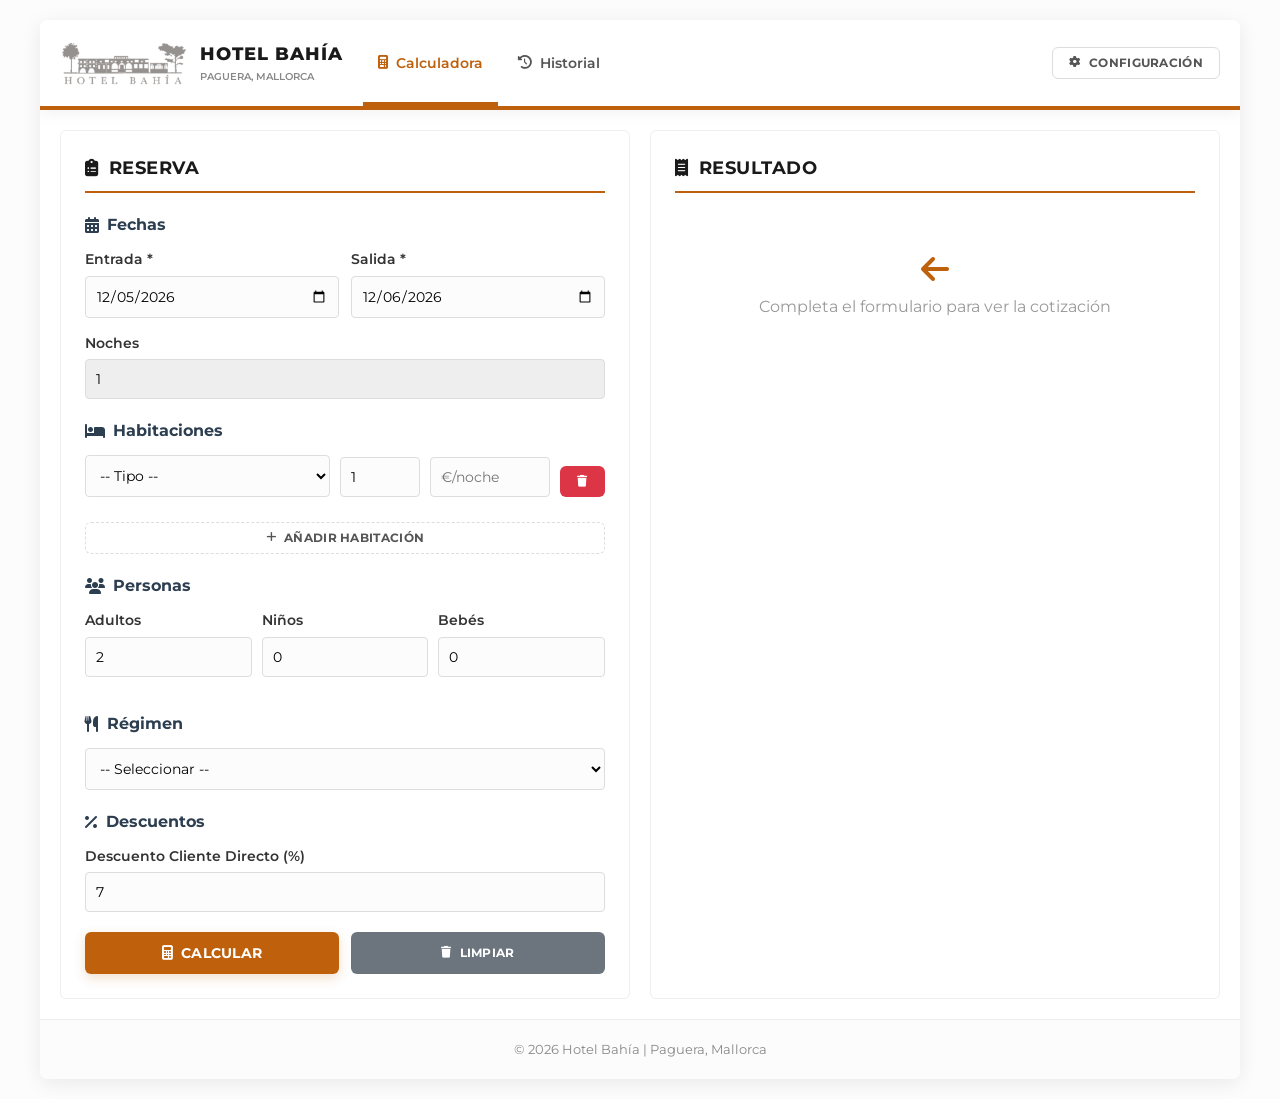
<file: index.html>
<!DOCTYPE html>
<html lang="es">

<head>
    <meta charset="UTF-8">
    <meta name="viewport" content="width=device-width, initial-scale=1.0">
    <title>Cotizador - Hotel Bahía</title>
    <link rel="icon" type="image/png" href="logo.png">
    <link rel="stylesheet" href="https://cdnjs.cloudflare.com/ajax/libs/font-awesome/6.5.1/css/all.min.css">
    <link href="https://fonts.googleapis.com/css2?family=Montserrat:wght@400;500;600;700;800&display=swap"
        rel="stylesheet">
    <link rel="stylesheet" href="style.css">
</head>

<body>
    <div class="container">
        <header>
            <div class="header-left">
                <div class="logo-section">
                    <img src="logo.png" alt="Logo">
                    <div class="hotel-info">
                        <h1>Hotel Bahía</h1>
                        <p>Paguera, Mallorca</p>
                    </div>
                </div>
                <nav class="main-nav">
                    <a href="index.html" class="nav-link active">
                        <i class="fa-solid fa-calculator"></i> <span class="nav-text">Calculadora</span>
                    </a>
                    <a href="history.html" class="nav-link">
                        <i class="fa-solid fa-clock-rotate-left"></i> <span class="nav-text">Historial</span>
                    </a>
                </nav>
            </div>
            <div class="header-right">
                <button class="btn btn-outline settings-btn" onclick="openSettings()">
                    <i class="fa-solid fa-gear"></i> Configuración
                </button>
            </div>
        </header>

        <div class="content">
            <!-- INPUT SECTION -->
            <div class="section">
                <h2><i class="fa-solid fa-clipboard-list"></i> Reserva</h2>

                <form id="quotationForm">
                    <h3><i class="fa-solid fa-calendar-days"></i> Fechas</h3>
                    <div class="grid-2">
                        <div class="form-group">
                            <label>Entrada *</label>
                            <input type="date" id="checkIn" class="yellow-input" onchange="onCheckInChange()" required>
                        </div>
                        <div class="form-group">
                            <label>Salida *</label>
                            <input type="date" id="checkOut" class="yellow-input" onchange="updateNights()" required>
                        </div>
                    </div>
                    <div class="form-group">
                        <label>Noches</label>
                        <input type="number" id="nights" readonly style="background: #eee;">
                    </div>

                    <h3><i class="fa-solid fa-bed"></i> Habitaciones</h3>
                    <div id="roomsList">
                        <div class="room-item"
                            style="display: grid; grid-template-columns: 1fr 80px 120px 45px; gap: 10px; margin-bottom: 15px; align-items: flex-end;">
                            <select class="room-type yellow-input" onchange="updateDefaultDiscount()" required>
                                <option value="">-- Tipo --</option>
                                <option value="Doble">Doble</option>
                                <option value="Doble Económica">Doble Económica</option>
                                <option value="Triple">Triple</option>
                                <option value="Individual">Individual</option>
                            </select>
                            <input type="number" class="room-qty yellow-input" min="1" value="1" title="Cant.">
                            <input type="number" class="room-price yellow-input" step="0.01" placeholder="€/noche">
                            <button type="button" onclick="removeRoom(this)" class="btn btn-secondary"
                                style="background: #dc3545; padding: 10px;"><i class="fa-solid fa-trash"></i></button>
                        </div>
                    </div>
                    <button type="button" onclick="addRoom()" class="btn btn-outline"
                        style="width: 100%; margin-top: 10px; border-style: dashed;">
                        <i class="fa-solid fa-plus"></i> Añadir Habitación
                    </button>

                    <h3><i class="fa-solid fa-users"></i> Personas</h3>
                    <div class="grid-3">
                        <div class="form-group">
                            <label>Adultos</label>
                            <input type="number" id="adults" min="1" value="2" class="yellow-input">
                        </div>
                        <div class="form-group">
                            <label>Niños</label>
                            <input type="number" id="children" min="0" value="0" class="yellow-input">
                        </div>
                        <div class="form-group">
                            <label>Bebés</label>
                            <input type="number" id="babies" min="0" value="0" class="yellow-input">
                        </div>
                    </div>

                    <h3><i class="fa-solid fa-utensils"></i> Régimen</h3>
                    <div class="form-group">
                        <select id="regime" class="yellow-input" required>
                            <option value="">-- Seleccionar --</option>
                            <option value="Alojamiento">Alojamiento</option>
                            <option value="Alojamiento y Desayuno">Alojamiento y Desayuno</option>
                            <option value="Media Pensión">Media Pensión</option>
                        </select>
                    </div>

                    <h3><i class="fa-solid fa-percent"></i> Descuentos</h3>
                    <div class="form-group">
                        <label>Descuento Cliente Directo (%)</label>
                        <input type="number" id="directDiscount" step="0.1" value="7" class="yellow-input">
                    </div>

                    <div class="grid-2" style="margin-top: 20px;">
                        <button type="button" onclick="calculateQuotation()" class="btn btn-primary"
                            style="font-size: 0.9em; padding: 12px;">
                            <i class="fa-solid fa-calculator"></i> Calcular
                        </button>
                        <button type="button" onclick="clearForm()" class="btn btn-secondary">
                            <i class="fa-solid fa-trash"></i> Limpiar
                        </button>
                    </div>
                </form>
            </div>

            <!-- RESULT SECTION -->
            <div class="section">
                <h2><i class="fa-solid fa-receipt"></i> Resultado</h2>

                <div id="noResultsMessage" style="text-align: center; color: #999; padding: 40px;">
                    <i class="fa-solid fa-arrow-left"
                        style="font-size: 2em; display: block; margin-bottom: 10px; color: var(--primary-color);"></i>
                    Completa el formulario para ver la cotización
                </div>

                <div id="resultsContainer" style="display: none; animation: fadeIn 0.5s;">
                    <div class="result-box highlight">
                        <div class="result-label">Total Neto a Cobrar</div>
                        <div class="result-value">€ <span id="resultClientPrice">0.00</span></div>
                        <div class="note" style="color: #bf600c; font-weight: 600;">* Tasas turísticas no incluidas
                        </div>
                    </div>

                    <button class="btn btn-primary" onclick="showEmissionFields()" id="emitButton"
                        style="width: 100%; margin-top: 15px;">
                        <i class="fa-solid fa-file-invoice"></i> Emitir Cotización
                    </button>

                    <div id="emissionSection"
                        style="display: none; margin-top: 25px; border-top: 1px solid #eee; padding-top: 20px;">
                        <h3><i class="fa-solid fa-user-tag"></i> Datos del Huésped</h3>
                        <div class="form-group">
                            <label>Nombre *</label>
                            <input type="text" id="guestName" class="yellow-input" placeholder="Nombre completo">
                        </div>
                        <div class="grid-2">
                            <div class="form-group">
                                <label>Email</label>
                                <input type="email" id="guestEmail" class="yellow-input">
                            </div>
                            <div class="form-group">
                                <label>Idioma</label>
                                <select id="quotationLanguage" class="yellow-input">
                                    <option value="es">Español</option>
                                    <option value="en">English</option>
                                    <option value="de">Deutsch</option>
                                    <option value="fr">Français</option>
                                </select>
                            </div>
                        </div>
                        <button class="btn btn-primary" onclick="printQuotation()"
                            style="width: 100%; margin-top: 10px; background: #1a1a1a;">
                            <i class="fa-solid fa-print"></i> Imprimir PDF
                        </button>
                    </div>

                    <div class="details-toggle" onclick="toggleDetails()" id="detailsToggleBtn"
                        style="margin-top: 20px;">
                        <i class="fa-solid fa-chevron-down"></i> Ver Desglose
                    </div>

                    <div id="detailsContent" style="display: none;">
                        <div class="table-wrapper">
                            <table class="comparison-table">
                                <thead>
                                    <tr>
                                        <th>Concepto</th>
                                        <th style="text-align: right;">Precio</th>
                                    </tr>
                                </thead>
                                <tbody>
                                    <tr>
                                        <td>Web Base</td>
                                        <td style="text-align: right;">€ <span id="resultWebBase">0.00</span></td>
                                    </tr>
                                    <tr>
                                        <td class="note" id="resultWebBaseNote" colspan="2"></td>
                                    </tr>
                                    <tr>
                                        <td>Dto. Loyalty (5%)</td>
                                        <td style="text-align: right; color: red;">-€ <span
                                                id="resultLoyaltyDiscount">0.00</span></td>
                                    </tr>
                                    <tr>
                                        <td>Dto. Mobile (10%)</td>
                                        <td style="text-align: right; color: red;">-€ <span
                                                id="resultMobileDiscount">0.00</span></td>
                                    </tr>
                                    <tr style="background: #fdf6ec; font-weight: bold;">
                                        <td>Precio Habitación</td>
                                        <td style="text-align: right;">€ <span id="resultRoomPrice">0.00</span></td>
                                    </tr>
                                    <tr>
                                        <td>Dto. Directo (<span id="resultDirectDiscountLabel">7</span>%)</td>
                                        <td style="text-align: right; color: red;">-€ <span
                                                id="resultDirectDiscount">0.00</span></td>
                                    </tr>
                                    <tr style="font-weight: 800; border-top: 2px solid var(--primary-color);">
                                        <td>TOTAL</td>
                                        <td style="text-align: right;">€ <span
                                                id="resultClientPriceBreakdown">0.00</span></td>
                                    </tr>
                                    <tr>
                                        <td style="font-size: 0.8em; color: gray;">TT (Inform.) <span
                                                id="resultTaxNote"></span></td>
                                        <td style="text-align: right; color: gray;">€ <span
                                                id="resultTouristTax">0.00</span></td>
                                    </tr>
                                </tbody>
                            </table>
                        </div>

                    </div>

                    <!-- BOOKING COMPARISON SECTION - Redesigned -->
                    <div class="comparison-section" id="bookingComparisonSection">
                        <div class="comparison-header">
                            <div class="comparison-title">
                                <i class="fa-solid fa-scale-balanced"></i>
                                <span>Comparativa de Canales</span>
                            </div>
                            <div class="comparison-subtitle">Analiza el ingreso neto por canal de venta</div>
                            <div class="estimated-booking-price">
                                <span>PVP Estimado Booking:</span>
                                <strong>€ <span id="resultBookingExpected">0.00</span></strong>
                            </div>
                        </div>

                        <!-- Input Row -->
                        <div class="comparison-inputs">
                            <div class="input-card">
                                <label><i class="fa-solid fa-tag"></i> Precio en Booking</label>
                                <div class="input-with-suffix">
                                    <input type="number" id="bookingPrice" step="0.01" placeholder="0.00" class="comparison-input">
                                    <span class="suffix">€</span>
                                </div>
                                <span class="input-hint">Incluye tasas turísticas</span>
                            </div>
                            <div class="input-card">
                                <label><i class="fa-solid fa-mobile-screen"></i> Dto. Mobile</label>
                                <div class="input-with-suffix">
                                    <input type="number" id="bookingMobileDiscount" step="0.1" value="10" class="comparison-input">
                                    <span class="suffix">%</span>
                                </div>
                                <span class="input-hint">Descuento app Booking</span>
                            </div>
                            <button type="button" onclick="calculateBookingComparison()" class="compare-btn">
                                <i class="fa-solid fa-bolt"></i>
                                <span>Comparar</span>
                            </button>
                        </div>

                        <!-- Results Container (hidden by default) -->
                        <div id="bookingComparisonResults" class="comparison-results" style="display: none;">

                            <!-- Comparison Table -->
                            <div class="comparison-table-wrapper">
                                <table class="channel-comparison-table">
                                    <thead>
                                        <tr>
                                            <th class="concept-col">Concepto</th>
                                            <th class="channel-col direct-col">
                                                <i class="fa-solid fa-house"></i> Directo
                                            </th>
                                            <th class="channel-col booking-col">
                                                <i class="fa-solid fa-b"></i> Booking
                                            </th>
                                        </tr>
                                    </thead>
                                    <tbody>
                                        <tr>
                                            <td>Precio Base</td>
                                            <td class="direct-col">€ <span id="comp-direct-base">0.00</span></td>
                                            <td class="booking-col">€ <span id="comp-booking-base">0.00</span></td>
                                        </tr>
                                        <tr class="discount-row">
                                            <td>Dto. Loyalty (5%)</td>
                                            <td class="direct-col">-€ <span id="comp-direct-loyalty">0.00</span></td>
                                            <td class="booking-col muted">—</td>
                                        </tr>
                                        <tr class="discount-row">
                                            <td>Dto. Mobile (<span id="comp-direct-mobile-label">10</span>%)</td>
                                            <td class="direct-col">-€ <span id="comp-direct-mobile">0.00</span></td>
                                            <td class="booking-col">-€ <span id="comp-booking-mobile">0.00</span></td>
                                        </tr>
                                        <tr class="discount-row">
                                            <td>Dto. Directo (<span id="comp-direct-discount-label">7</span>%)</td>
                                            <td class="direct-col">-€ <span id="comp-direct-discount">0.00</span></td>
                                            <td class="booking-col muted">—</td>
                                        </tr>
                                        <tr class="bonus-row">
                                            <td>Booking Paga (<span id="comp-booking-paga-label">8</span>%)</td>
                                            <td class="direct-col muted">—</td>
                                            <td class="booking-col">-€ <span id="comp-booking-paga">0.00</span></td>
                                        </tr>
                                        <tr class="subtotal-row">
                                            <td><strong>PVP Cliente</strong></td>
                                            <td class="direct-col"><strong>€ <span id="comp-direct-pvp">0.00</span></strong></td>
                                            <td class="booking-col"><strong>€ <span id="comp-booking-pvp">0.00</span></strong></td>
                                        </tr>
                                        <tr class="commission-row">
                                            <td>Comisión Booking (<span id="comp-booking-commission-label">17</span>%)</td>
                                            <td class="direct-col muted">—</td>
                                            <td class="booking-col">-€ <span id="comp-booking-commission">0.00</span></td>
                                        </tr>
                                        <tr class="total-row">
                                            <td><strong>INGRESO NETO HOTEL</strong></td>
                                            <td class="direct-col" id="comp-direct-total-cell">€ <span id="comp-direct-total">0.00</span></td>
                                            <td class="booking-col" id="comp-booking-total-cell">€ <span id="comp-booking-total">0.00</span></td>
                                        </tr>
                                    </tbody>
                                </table>
                            </div>

                            <!-- Result Summary Banner -->
                            <div class="comparison-result-banner" id="comparisonDifferenceBox">
                                <div class="result-icon" id="winner-icon">
                                    <i class="fa-solid fa-trophy"></i>
                                </div>
                                <div class="result-info">
                                    <span class="result-label" id="comp-difference-label">Ventaja Cliente Directo</span>
                                    <span class="result-value" id="comp-difference-percent">+0%</span>
                                </div>
                                <div class="result-amount">
                                    € <span id="comp-difference">0.00</span>
                                    <span class="result-note" id="comp-difference-note">más ingreso</span>
                                </div>
                            </div>
                        </div>
                    </div>
                </div>
            </div>
        </div>

        <footer>
            © 2026 Hotel Bahía | Paguera, Mallorca
        </footer>
    </div>

    <!-- SETTINGS MODAL -->
    <div id="settingsModal" class="modal">
        <div class="modal-content">
            <div class="modal-header"
                style="display: flex; justify-content: space-between; align-items: center; border-bottom: 2px solid var(--primary-color); padding-bottom: 10px; margin-bottom: 20px;">
                <h2 style="font-size: 1.2em;"><i class="fa-solid fa-sliders"></i> Configuración</h2>
                <span style="cursor: pointer; font-size: 1.5em;" onclick="closeSettings()">&times;</span>
            </div>

            <div style="margin-bottom: 20px;">
                <h4 style="font-size: 0.9em; color: #003580; margin-bottom: 10px; display: flex; align-items: center; gap: 8px;">
                    <i class="fa-solid fa-hotel"></i> Booking.com
                </h4>
                <div class="form-group" style="margin-bottom: 0; background: #f0f4fa; padding: 12px; border-radius: 6px; border-left: 3px solid #003580;">
                    <label style="color: #003580;">Comisión Base Booking (%)</label>
                    <input type="number" id="cfg-booking-commission" step="0.1" class="yellow-input" placeholder="17">
                    <small style="color: #666; font-size: 0.75em; display: block; margin-top: 4px;">Comisión estándar de Booking.com antes del diferencial por habitación</small>
                </div>
            </div>

            <h4 style="font-size: 0.9em; color: #333; margin-bottom: 10px; display: flex; align-items: center; gap: 8px;">
                <i class="fa-solid fa-bed"></i> Descuentos por Tipo de Habitación
            </h4>
            <div class="settings-grid" style="display: grid; grid-template-columns: 1fr 1fr; gap: 15px;">
                <div class="form-group">
                    <label>Doble: Dto. Directo (%)</label>
                    <input type="number" id="cfg-discount-double" step="0.1" class="yellow-input">
                </div>
                <div class="form-group">
                    <label>Doble: Dto. Booking (%)</label>
                    <input type="number" id="cfg-booking-double" step="0.1" class="yellow-input">
                </div>

                <div class="form-group">
                    <label>Eco: Dto. Directo (%)</label>
                    <input type="number" id="cfg-discount-double-eco" step="0.1" class="yellow-input">
                </div>
                <div class="form-group">
                    <label>Eco: Dto. Booking (%)</label>
                    <input type="number" id="cfg-booking-double-eco" step="0.1" class="yellow-input">
                </div>

                <div class="form-group">
                    <label>Triple: Dto. Directo (%)</label>
                    <input type="number" id="cfg-discount-triple" step="0.1" class="yellow-input">
                </div>
                <div class="form-group">
                    <label>Triple: Dto. Booking (%)</label>
                    <input type="number" id="cfg-booking-triple" step="0.1" class="yellow-input">
                </div>

                <div class="form-group">
                    <label>Indiv: Dto. Directo (%)</label>
                    <input type="number" id="cfg-discount-individual" step="0.1" class="yellow-input">
                </div>
                <div class="form-group">
                    <label>Indiv: Dto. Booking (%)</label>
                    <input type="number" id="cfg-booking-individual" step="0.1" class="yellow-input">
                </div>
            </div>

            <div style="display: flex; gap: 10px; margin-top: 20px;">
                <button onclick="saveSettings()" class="btn btn-primary" style="flex: 1;">Guardar</button>
                <button onclick="closeSettings()" class="btn btn-secondary" style="flex: 1;">Cerrar</button>
            </div>
        </div>
    </div>

    <script src="shared.js"></script>
    <script src="calculator.js"></script>
</body>

</html>
</file>
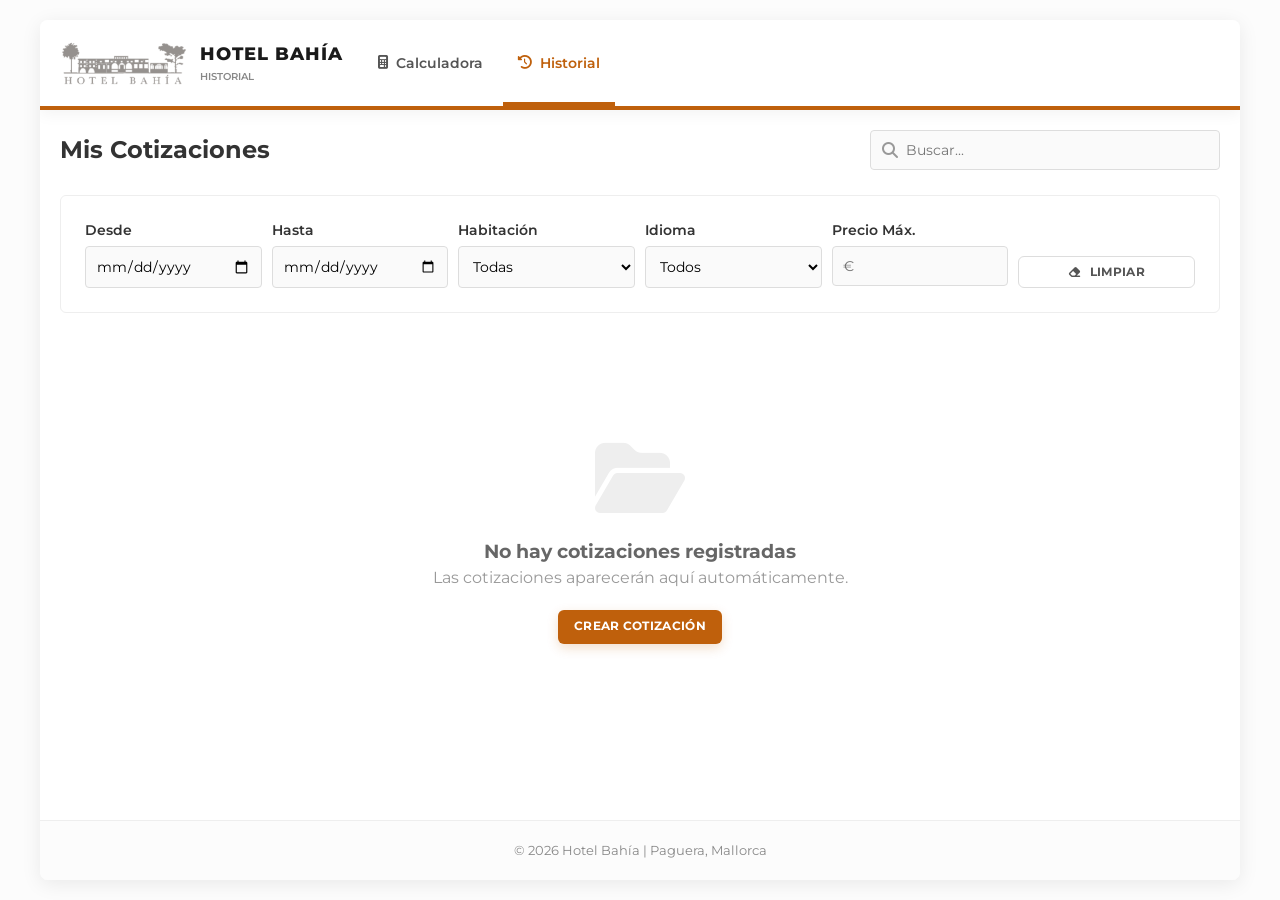
<file: history.html>
<!DOCTYPE html>
<html lang="es">

<head>
    <meta charset="UTF-8">
    <meta name="viewport" content="width=device-width, initial-scale=1.0">
    <title>Historial - Hotel Bahía</title>
    <link rel="icon" type="image/png" href="logo.png">
    <link rel="stylesheet" href="https://cdnjs.cloudflare.com/ajax/libs/font-awesome/6.5.1/css/all.min.css">
    <link href="https://fonts.googleapis.com/css2?family=Montserrat:wght@400;500;600;700;800&display=swap"
        rel="stylesheet">
    <link rel="stylesheet" href="style.css">
    <style>
        /* Specific enhancements for history list items that might be too specific for style.css */
        .history-item {
            background: white;
            border: 1px solid var(--border-color);
            border-radius: 10px;
            padding: 20px;
            display: grid;
            grid-template-columns: 80px 1fr 1fr 120px;
            align-items: center;
            gap: 20px;
            margin-bottom: 15px;
            transition: transform 0.2s;
        }

        .history-item:hover {
            transform: translateX(5px);
            border-color: var(--primary-color);
        }

        .date-badge {
            text-align: center;
            background: #fff8f1;
            padding: 10px;
            border-radius: 8px;
            color: var(--primary-color);
        }

        .date-badge .day {
            font-size: 1.5em;
            font-weight: 800;
            display: block;
        }

        .date-badge .month {
            text-transform: uppercase;
            font-size: 0.7em;
            font-weight: 700;
        }

        .actions {
            display: flex;
            gap: 8px;
        }

        .action-btn {
            width: 36px;
            height: 36px;
            border-radius: 6px;
            border: none;
            cursor: pointer;
            display: flex;
            align-items: center;
            justify-content: center;
        }

        .btn-view {
            background: #eef2ff;
            color: #4f46e5;
        }

        .btn-delete {
            background: #fff1f2;
            color: #e11d48;
        }

        @media (max-width: 800px) {
            .history-item {
                grid-template-columns: 80px 1fr;
            }

            .price-info {
                grid-column: span 2;
                text-align: left;
                border-top: 1px solid #eee;
                padding-top: 10px;
            }
        }
    </style>
</head>

<body>
    <div class="container">
        <header>
            <div class="header-left">
                <div class="logo-section">
                    <img src="logo.png" alt="Logo">
                    <div class="hotel-info">
                        <h1>Hotel Bahía</h1>
                        <p>Historial</p>
                    </div>
                </div>
                <nav class="main-nav">
                    <a href="index.html" class="nav-link">
                        <i class="fa-solid fa-calculator"></i> <span class="nav-text">Calculadora</span>
                    </a>
                    <a href="history.html" class="nav-link active">
                        <i class="fa-solid fa-clock-rotate-left"></i> <span class="nav-text">Historial</span>
                    </a>
                </nav>
            </div>
            <div class="header-right">
                <!-- Settings not needed here -->
            </div>
        </header>

        <main class="content" style="display: block;">
            <div class="history-header"
                style="margin-bottom: 25px; display: flex; justify-content: space-between; align-items: center; flex-wrap: wrap; gap: 15px;">
                <h2 style="border: none;">Mis Cotizaciones</h2>
                <div class="search-box" style="position: relative; flex: 1; max-width: 350px;">
                    <i class="fa-solid fa-magnifying-glass"
                        style="position: absolute; left: 12px; top: 50%; transform: translateY(-50%); color: #999;"></i>
                    <input type="text" id="searchInput" placeholder="Buscar..." oninput="filterHistory()"
                        style="padding-left: 35px;">
                </div>
            </div>

            <div class="section" style="margin-bottom: 25px;">
                <div class="grid-3" style="grid-template-columns: repeat(auto-fit, minmax(140px, 1fr));">
                    <div class="filter-group">
                        <label>Desde</label>
                        <input type="date" id="filterDateFrom" onchange="filterHistory()">
                    </div>
                    <div class="filter-group">
                        <label>Hasta</label>
                        <input type="date" id="filterDateTo" onchange="filterHistory()">
                    </div>
                    <div class="filter-group">
                        <label>Habitación</label>
                        <select id="filterRoomType" onchange="filterHistory()">
                            <option value="">Todas</option>
                            <option value="Doble">Doble</option>
                            <option value="Doble Económica">Doble Ecón.</option>
                            <option value="Triple">Triple</option>
                            <option value="Individual">Individual</option>
                        </select>
                    </div>
                    <div class="filter-group">
                        <label>Idioma</label>
                        <select id="filterLanguage" onchange="filterHistory()">
                            <option value="">Todos</option>
                            <option value="es">Español</option>
                            <option value="en">English</option>
                            <option value="de">Deutsch</option>
                            <option value="fr">Français</option>
                        </select>
                    </div>
                    <div class="filter-group">
                        <label>Precio Máx.</label>
                        <input type="number" id="filterMaxPrice" placeholder="€" oninput="filterHistory()">
                    </div>
                    <div class="filter-group" style="display: flex; align-items: flex-end;">
                        <button class="btn btn-outline" onclick="clearFilters()" style="width: 100%;">
                            <i class="fa-solid fa-eraser"></i> Limpiar
                        </button>
                    </div>
                </div>
            </div>

            <div id="historyList">
                <!-- List items injected here -->
            </div>

            <div id="emptyState" style="text-align: center; padding: 100px 20px; display: none;">
                <i class="fa-solid fa-folder-open"
                    style="font-size: 5em; color: #eee; margin-bottom: 20px; display: block;"></i>
                <h3 style="color: #666;">No hay cotizaciones registradas</h3>
                <p style="color: #999; margin-bottom: 20px;">Las cotizaciones aparecerán aquí automáticamente.</p>
                <a href="index.html" class="btn btn-primary">Crear Cotización</a>
            </div>
        </main>

        <footer>
            © 2026 Hotel Bahía | Paguera, Mallorca
        </footer>
    </div>

    <script src="shared.js"></script>
    <script src="history-logic.js"></script>
</body>

</html>
</file>
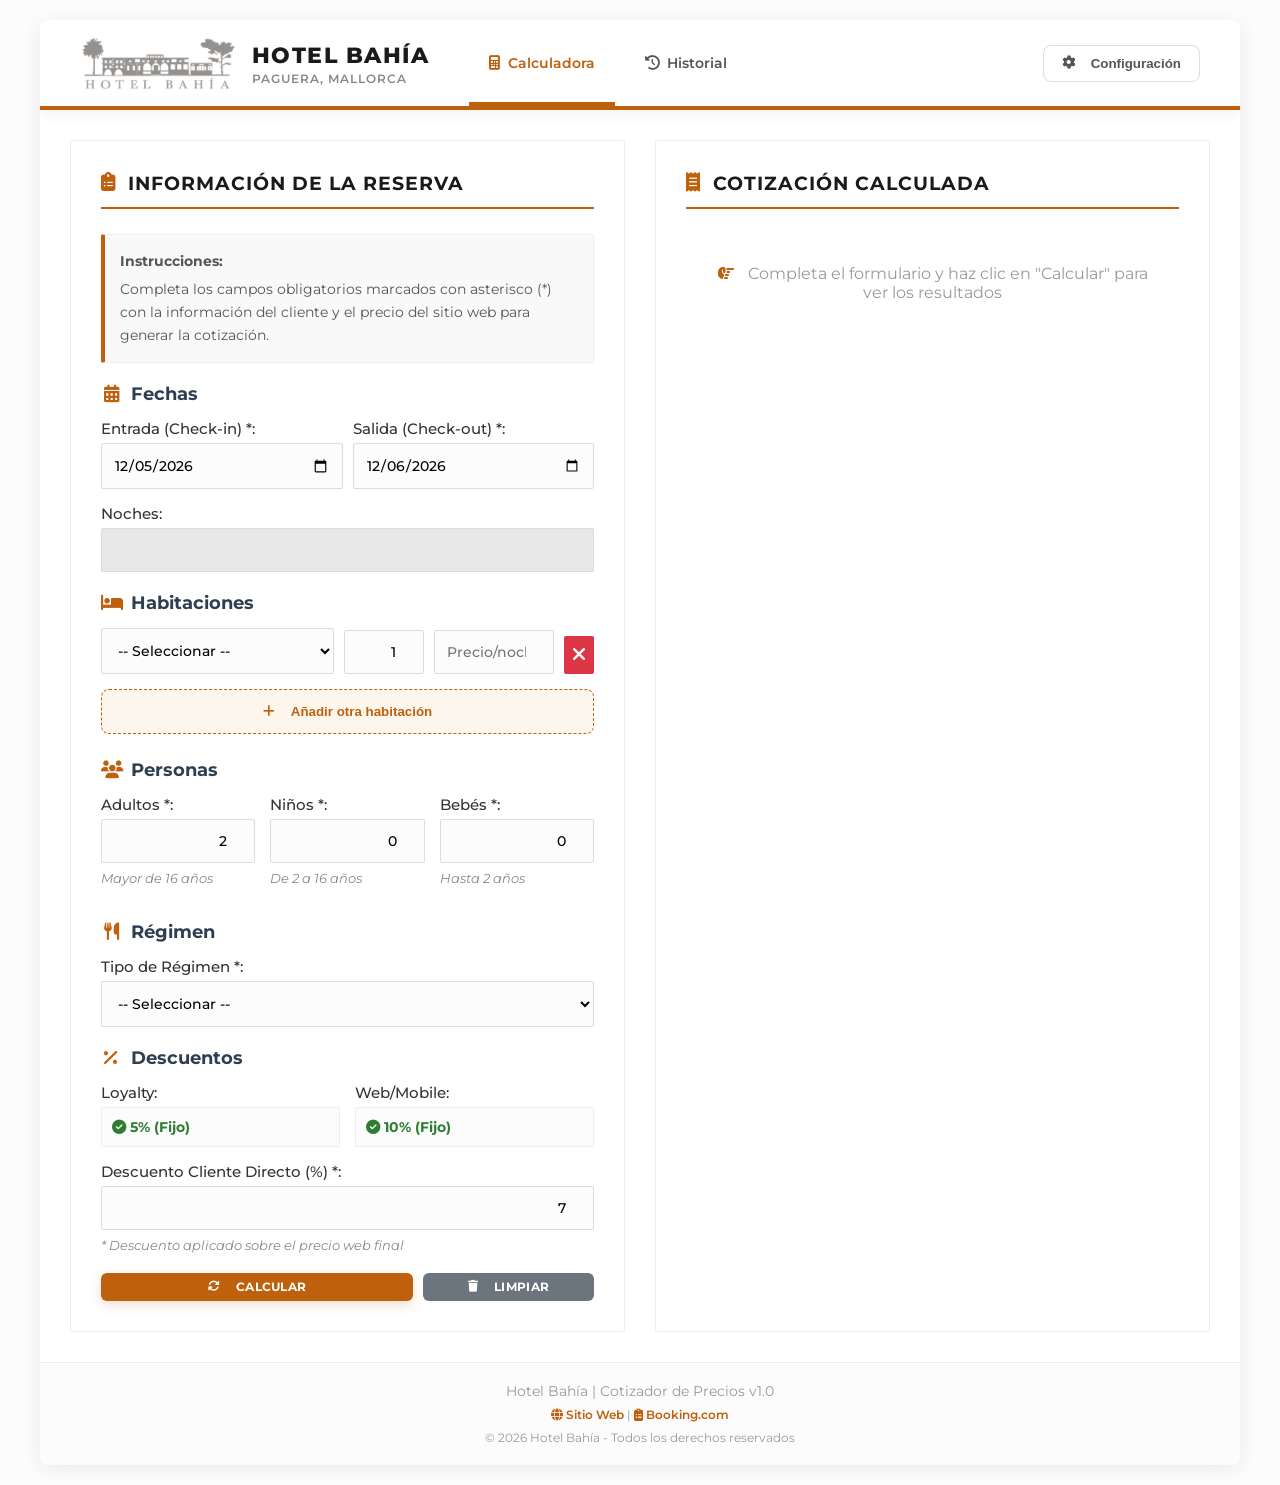
<file: quotation.html>
<!DOCTYPE html>
<html lang="es">

<head>
    <meta charset="UTF-8">
    <meta name="viewport" content="width=device-width, initial-scale=1.0">
    <title>Cotizador de Precios - Hotel Bahía</title>
    <link rel="icon" type="image/png" href="logo.png">
    <link rel="stylesheet" href="https://cdnjs.cloudflare.com/ajax/libs/font-awesome/6.5.1/css/all.min.css">
    <link href="https://fonts.googleapis.com/css2?family=Montserrat:wght@400;500;600;700;800&display=swap"
        rel="stylesheet">
    <style>
        * {
            margin: 0;
            padding: 0;
            box-sizing: border-box;
        }

        body {
            font-family: 'Montserrat', sans-serif;
            background: #fcfcfc;
            min-height: 100vh;
            padding: 20px;
            color: #333;
        }

        .container {
            max-width: 1200px;
            margin: 0 auto;
            background: white;
            border-radius: 8px;
            box-shadow: 0 4px 20px rgba(0, 0, 0, 0.08);
            overflow: hidden;
            display: flex;
            flex-direction: column;
            min-height: calc(100vh - 40px);
        }

        header {
            background: white;
            border-bottom: 4px solid #bf600c;
            padding: 0 40px;
            display: flex;
            align-items: center;
            justify-content: space-between;
            height: 90px;
            box-shadow: 0 4px 15px rgba(0, 0, 0, 0.05);
            position: sticky;
            top: 0;
            z-index: 1000;
        }

        .header-left {
            display: flex;
            align-items: center;
            gap: 40px;
            height: 100%;
        }

        .logo-section {
            display: flex;
            align-items: center;
            gap: 15px;
        }

        header img {
            height: 55px;
            object-fit: contain;
        }

        header .hotel-info h1 {
            font-size: 1.4em;
            color: #1a1a1a;
            margin-bottom: 2px;
            font-weight: 800;
            text-transform: uppercase;
            letter-spacing: 1.5px;
        }

        header .hotel-info p {
            font-size: 0.75em;
            color: #888;
            margin: 0;
            font-weight: 600;
            text-transform: uppercase;
            letter-spacing: 1px;
        }

        .main-nav {
            display: flex;
            height: 100%;
            gap: 10px;
        }

        .nav-link {
            display: flex;
            align-items: center;
            gap: 8px;
            padding: 0 20px;
            text-decoration: none;
            color: #555;
            font-weight: 600;
            font-size: 0.9em;
            height: 100%;
            transition: all 0.3s;
            position: relative;
        }

        .nav-link:hover {
            color: #bf600c;
            background: #fdf6ec;
        }

        .nav-link.active {
            color: #bf600c;
        }

        .nav-link.active::after {
            content: '';
            position: absolute;
            bottom: 0;
            left: 0;
            width: 100%;
            height: 4px;
            background: #bf600c;
        }

        .header-right {
            display: flex;
            align-items: center;
            gap: 15px;
        }

        /* Buttons */
        .btn {
            display: inline-flex;
            align-items: center;
            justify-content: center;
            gap: 8px;
            padding: 7px 15px;
            border-radius: 6px;
            border: none;
            cursor: pointer;
            font-weight: 700;
            text-transform: uppercase;
            letter-spacing: 0.3px;
            transition: all 0.3s cubic-bezier(0.4, 0, 0.2, 1);
            text-decoration: none;
            font-size: 0.72em;
            font-family: inherit;
        }

        .btn-primary {
            background: #bf600c;
            color: white;
            box-shadow: 0 4px 12px rgba(191, 96, 12, 0.2);
        }

        .btn-primary:hover {
            background: #a3520a;
            transform: translateY(-2px);
            box-shadow: 0 8px 20px rgba(191, 96, 12, 0.3);
        }

        .btn-outline {
            background: transparent;
            color: #555;
            border: 1px solid #ddd;
        }

        .btn-outline:hover {
            border-color: #bf600c;
            color: #bf600c;
            background: #fdf6ec;
        }

        .btn-secondary {
            background: #6c757d;
            color: white;
        }

        .btn-secondary:hover {
            background: #5a6268;
            box-shadow: 0 5px 15px rgba(108, 117, 125, 0.4);
        }



        .content {
            display: grid;
            grid-template-columns: 1fr 1fr;
            gap: 30px;
            padding: 30px;
            flex-grow: 1;
        }

        @media (max-width: 768px) {
            .content {
                grid-template-columns: 1fr;
            }
        }

        .section {
            background: #ffffff;
            padding: 30px;
            border-radius: 2px;
            border: 1px solid #eee;
        }

        .section h2 {
            color: #1a1a1a;
            font-size: 1.2em;
            margin-bottom: 25px;
            border-bottom: 2px solid #bf600c;
            padding-bottom: 12px;
            display: flex;
            align-items: center;
            gap: 12px;
            text-transform: uppercase;
            letter-spacing: 1px;
            font-weight: 700;
        }

        .section h2 i {
            color: #bf600c;
        }

        .section h3 {
            color: #2c3e50;
            font-size: 1.1em;
            margin-top: 20px;
            margin-bottom: 15px;
            display: flex;
            align-items: center;
            gap: 10px;
        }

        .section h3 i {
            color: #bf600c;
            width: 20px;
            text-align: center;
        }

        button i {
            margin-right: 8px;
        }

        .form-group {
            margin-bottom: 15px;
        }

        label {
            display: block;
            margin-bottom: 5px;
            color: #333;
            font-weight: 500;
            font-size: 0.95em;
        }

        input,
        select,
        textarea {
            width: 100%;
            padding: 12px;
            border: 1px solid #ddd;
            border-radius: 2px;
            font-size: 0.9em;
            font-family: inherit;
            transition: all 0.2s;
            background: #fafafa;
        }

        input:focus,
        select:focus,
        textarea:focus {
            outline: none;
            border-color: #bf600c;
            box-shadow: 0 0 5px rgba(191, 96, 12, 0.2);
        }

        input[type="number"] {
            text-align: right;
        }

        .input-group {
            display: grid;
            grid-template-columns: 1fr 1fr;
            gap: 10px;
        }

        .input-group.three {
            grid-template-columns: repeat(3, 1fr);
        }

        .input-group.full {
            grid-template-columns: 1fr;
        }

        .yellow-input {
            background-color: #fcfcfc !important;
            border: 1px solid #ddd !important;
            font-weight: 500;
        }

        .yellow-input:focus {
            border-color: #bf600c !important;
        }

        button {
            /* Legacy support - will be overridden by .btn class mostly */
            cursor: pointer;
        }

        .result-box {
            background: white;
            padding: 15px;
            border-radius: 8px;
            border-left: 5px solid #bf600c;
            margin-bottom: 12px;
            box-shadow: 0 2px 5px rgba(0, 0, 0, 0.05);
            transition: transform 0.2s;
        }

        .result-box:hover {
            transform: translateX(5px);
        }

        .result-box.highlight {
            background: #fff8f1;
            border-left-color: #bf600c;
            padding: 20px;
            border: 1px solid #ffe8d1;
            border-left-width: 8px;
        }

        .result-box.warning {
            background: #fff3e0;
            border-left-color: #ff9800;
        }

        .result-label {
            color: #7f8c8d;
            font-size: 0.85em;
            text-transform: uppercase;
            letter-spacing: 0.5px;
            font-weight: 600;
            margin-bottom: 8px;
        }

        .result-value {
            font-size: 1.6em;
            font-weight: 800;
            color: #2c3e50;
        }

        .result-box.highlight .result-value {
            color: #bf600c;
            font-size: 2.2em;
        }

        .details-toggle {
            display: flex;
            align-items: center;
            justify-content: center;
            gap: 10px;
            color: #bf600c;
            cursor: pointer;
            font-weight: 700;
            padding: 12px;
            background: #fff5eb;
            border-radius: 8px;
            margin: 20px 0;
            transition: all 0.3s ease;
            border: 1px solid #ffd8b1;
        }

        .details-toggle:hover {
            background: #bf600c;
            color: white;
        }

        .details-content {
            display: none;
            animation: fadeIn 0.4s ease-out;
        }

        @keyframes fadeIn {
            from {
                opacity: 0;
                transform: translateY(-10px);
            }

            to {
                opacity: 1;
                transform: translateY(0);
            }
        }

        .button-group {
            display: grid;
            grid-template-columns: 1fr 1fr;
            gap: 10px;
            margin-top: 20px;
        }

        .button-group button {
            margin: 0;
            width: 100%;
        }

        .info-box {
            background: #f9f9f9;
            border: 1px solid #eee;
            border-left: 4px solid #bf600c;
            border-radius: 2px;
            padding: 15px;
            margin-bottom: 20px;
            color: #555;
            font-size: 0.9em;
            line-height: 1.6;
        }

        .info-box strong {
            display: block;
            margin-bottom: 5px;
        }

        .comparison-table {
            width: 100%;
            border-collapse: collapse;
            margin-top: 15px;
        }

        .comparison-table th {
            background: #f4f4f4;
            color: #333;
            padding: 12px;
            text-align: left;
            font-weight: 700;
            border-bottom: 2px solid #bf600c;
            text-transform: uppercase;
            font-size: 0.8em;
            letter-spacing: 1px;
        }

        .comparison-table td {
            padding: 10px;
            border-bottom: 1px solid #ddd;
        }

        .comparison-table tr:hover {
            background: #f5f5f5;
        }

        .currency {
            font-family: 'Courier New', monospace;
        }

        footer {
            padding: 20px 40px;
            border-top: 1px solid #eee;
            background: #fcfcfc;
            text-align: center;
            font-size: 0.85em;
            color: #999;
            flex-shrink: 0;
        }

        footer a {
            color: #bf600c;
            text-decoration: none;
            font-weight: 600;
        }

        footer a:hover {
            text-decoration: underline;
        }

        .note {
            font-size: 0.8em;
            color: #888;
            margin-top: 8px;
            font-style: italic;
        }

        .success-message {
            background: #f6fff8;
            border: 1px solid #d1fad7;
            color: #1b5e20;
            padding: 15px;
            border-radius: 2px;
            margin-bottom: 20px;
            display: none;
        }

        .success-message.show {
            display: block;
        }

        .grid-2 {
            display: grid;
            grid-template-columns: 1fr 1fr;
            gap: 15px;
        }

        .grid-3 {
            display: grid;
            grid-template-columns: repeat(3, 1fr);
            gap: 15px;
        }

        .currency-symbol {
            color: #bf600c;
            font-weight: bold;
        }

        @keyframes fadeIn {
            from {
                opacity: 0;
                transform: translateY(10px);
            }

            to {
                opacity: 1;
                transform: translateY(0);
            }
        }

        /* Modal Styles */
        .modal {
            display: none;
            position: fixed;
            z-index: 1000;
            left: 0;
            top: 0;
            width: 100%;
            height: 100%;
            background-color: rgba(0, 0, 0, 0.5);
            backdrop-filter: blur(4px);
            overflow-y: auto;
            /* Allow modal to scroll if too tall */
        }

        .modal-content {
            background-color: white;
            margin: 5% auto;
            /* Reduced margin */
            padding: 30px;
            border-radius: 4px;
            max-width: 550px;
            /* Bit wider */
            box-shadow: 0 10px 40px rgba(0, 0, 0, 0.2);
            position: relative;
        }

        body.modal-open {
            overflow: hidden;
            /* Stop background scroll */
        }

        .modal-header {
            border-bottom: 2px solid #bf600c;
            padding-bottom: 15px;
            margin-bottom: 20px;
            display: flex;
            justify-content: space-between;
            align-items: center;
        }

        .modal-header h2 {
            margin: 0;
            font-size: 1.3em;
            color: #1a1a1a;
        }

        .close-modal {
            font-size: 24px;
            cursor: pointer;
            color: #999;
        }

        .close-modal:hover {
            color: #333;
        }

        .settings-btn {
            background: transparent;
            color: #bf600c;
            border: 1px solid #bf600c;
            padding: 8px 15px;
            border-radius: 2px;
            cursor: pointer;
            font-weight: 600;
            transition: all 0.2s;
            display: flex;
            align-items: center;
            gap: 8px;
        }

        .settings-btn:hover {
            background: #bf600c;
            color: white;
        }
    </style>
</head>

<body>
    <div class="container">
        <header>
            <div class="header-left">
                <div class="logo-section">
                    <img src="logo.png" alt="Hotel Bahía Logo">
                    <div class="hotel-info">
                        <h1>Hotel Bahía</h1>
                        <p>Paguera, Mallorca</p>
                    </div>
                </div>
                <nav class="main-nav">
                    <a href="quotation.html" class="nav-link active">
                        <i class="fa-solid fa-calculator"></i> Calculadora
                    </a>
                    <a href="history.html" class="nav-link">
                        <i class="fa-solid fa-clock-rotate-left"></i> Historial
                    </a>
                </nav>
            </div>
            <div class="header-right">
                <button class="settings-btn" onclick="openSettings()"
                    style="background: transparent; color: #555; border: 1px solid #ddd; padding: 10px 18px; border-radius: 8px; font-weight: 600; cursor: pointer; display: flex; align-items: center; gap: 8px; transition: all 0.2s;">
                    <i class="fa-solid fa-gear"></i> Configuración
                </button>
            </div>
        </header>

        <div class="content">
            <!-- LEFT SECTION: INPUT FORM -->
            <div class="section">
                <h2><i class="fa-solid fa-clipboard-list"></i> Información de la Reserva</h2>

                <div class="info-box">
                    <strong>Instrucciones:</strong>
                    Completa los campos obligatorios marcados con asterisco (*) con la información del cliente y el
                    precio del sitio web para generar la cotización.
                </div>

                <form id="quotationForm">
                    <!-- DATES SECTION -->
                    <h3><i class="fa-solid fa-calendar-days"></i> Fechas</h3>
                    <div class="input-group">
                        <div class="form-group">
                            <label for="checkIn">Entrada (Check-in) *:</label>
                            <input type="date" id="checkIn" class="yellow-input" onchange="updateNights()" required>
                        </div>
                        <div class="form-group">
                            <label for="checkOut">Salida (Check-out) *:</label>
                            <input type="date" id="checkOut" class="yellow-input" onchange="updateNights()" required>
                        </div>
                    </div>
                    <div class="form-group">
                        <label for="nights">Noches:</label>
                        <input type="number" id="nights" readonly style="background: #e8e8e8;">
                    </div>

                    <!-- ROOM SECTION -->
                    <h3><i class="fa-solid fa-bed"></i> Habitaciones</h3>
                    <div id="roomsList" style="margin-bottom: 15px;">
                        <div class="room-item"
                            style="display: grid; grid-template-columns: 1fr 80px 120px 30px; gap: 10px; margin-bottom: 10px; align-items: flex-end;">
                            <select class="room-type yellow-input" onchange="updateDefaultDiscount()" required>
                                <option value="">-- Seleccionar --</option>
                                <option value="Doble">Doble</option>
                                <option value="Doble Económica">Doble Económica</option>
                                <option value="Triple">Triple</option>
                                <option value="Individual">Individual</option>
                            </select>
                            <input type="number" class="room-qty yellow-input" min="1" value="1" required
                                style="width: 100%;" title="Cantidad" onchange="updateDefaultDiscount()">
                            <input type="number" class="room-price yellow-input" step="0.01" min="0"
                                placeholder="Precio/noche" required style="width: 100%;" title="Precio por noche"
                                onchange="updateDefaultDiscount()">
                            <button type="button" onclick="removeRoom(this)"
                                style="padding: 8px; background: #dc3545; color: white; border: none; border-radius: 2px; cursor: pointer; font-size: 1.2em;"><i
                                    class="fa-solid fa-xmark"></i></button>
                        </div>
                    </div>
                    <button type="button" onclick="addRoom()"
                        style="background: #fdf6ec; color: #bf600c; border: 1px dashed #bf600c; width: 100%; height: 45px; margin-bottom: 25px; border-radius: 8px; font-weight: 600; cursor: pointer; display: flex; align-items: center; justify-content: center; gap: 8px;">
                        <i class="fa-solid fa-plus"></i> Añadir otra habitación
                    </button>

                    <!-- GUESTS SECTION -->
                    <h3><i class="fa-solid fa-users"></i> Personas</h3>
                    <div class="grid-3">
                        <div class="form-group">
                            <label for="adults">Adultos *:</label>
                            <input type="number" id="adults" min="1" value="2" class="yellow-input" required>
                            <div class="note">Mayor de 16 años</div>
                        </div>
                        <div class="form-group">
                            <label for="children">Niños *:</label>
                            <input type="number" id="children" min="0" value="0" class="yellow-input" required>
                            <div class="note">De 2 a 16 años</div>
                        </div>
                        <div class="form-group">
                            <label for="babies">Bebés *:</label>
                            <input type="number" id="babies" min="0" value="0" class="yellow-input" required>
                            <div class="note">Hasta 2 años</div>
                        </div>
                    </div>

                    <!-- REGIME SECTION -->
                    <h3><i class="fa-solid fa-utensils"></i> Régimen</h3>
                    <div class="form-group">
                        <label for="regime">Tipo de Régimen *:</label>
                        <select id="regime" class="yellow-input" required>
                            <option value="">-- Seleccionar --</option>
                            <option value="Alojamiento">Alojamiento</option>
                            <option value="Alojamiento y Desayuno">Alojamiento y Desayuno</option>
                            <option value="Media Pensión">Media Pensión</option>
                        </select>
                    </div>

                    <!-- DISCOUNT SECTION -->
                    <h3><i class="fa-solid fa-percent"></i> Descuentos</h3>
                    <div class="grid-2">
                        <div class="form-group">
                            <label>Loyalty:</label>
                            <div
                                style="padding: 10px; background: #fcfcfc; border: 1px solid #eee; border-radius: 2px; color: #2e7d32; font-weight: bold; font-size: 0.9em;">
                                <i class="fa-solid fa-check-circle"></i> 5% (Fijo)
                            </div>
                        </div>
                        <div class="form-group">
                            <label>Web/Mobile:</label>
                            <div
                                style="padding: 10px; background: #fcfcfc; border: 1px solid #eee; border-radius: 2px; color: #2e7d32; font-weight: bold; font-size: 0.9em;">
                                <i class="fa-solid fa-check-circle"></i> 10% (Fijo)
                            </div>
                        </div>
                    </div>
                    <div class="form-group">
                        <label for="directDiscount">Descuento Cliente Directo (%) *:</label>
                        <input type="number" id="directDiscount" step="0.01" min="0" max="100" value="7"
                            class="yellow-input" required title="Descuento adicional para cliente directo">
                        <div class="note">* Descuento aplicado sobre el precio web final</div>
                    </div>






                    <div class="button-group" style="display: flex; gap: 10px;">
                        <button type="button" onclick="calculateQuotation()" class="btn btn-primary" style="flex: 2;">
                            <i class="fa-solid fa-rotate"></i> Calcular
                        </button>
                        <button type="button" onclick="clearForm()" class="btn btn-secondary" style="flex: 1;">
                            <i class="fa-solid fa-trash"></i> Limpiar
                        </button>
                    </div>
                </form>
            </div>

            <!-- RIGHT SECTION: RESULTS -->
            <div class="section">
                <h2><i class="fa-solid fa-receipt"></i> Cotización Calculada</h2>

                <div id="successMessage" class="success-message">
                    <i class="fa-solid fa-circle-check"></i> Cotización calculada correctamente
                </div>

                <div id="resultsContainer" style="display: none;">
                    <!-- SUMMARY SECTION (TOTAL) -->
                    <div class="result-box highlight">
                        <div class="result-label"><i class="fa-solid fa-star"></i> Total a Cobrar al Cliente</div>
                        <div class="result-value"><span class="currency-symbol">€</span> <span
                                id="resultClientPrice">0.00</span></div>
                        <div class="note" style="font-size: 1em; color: #a3520a; font-weight: 600; margin-top: 10px;">
                            <i class="fa-solid fa-check"></i> Sin tasa turística, incluye descuento cliente directo (7%)
                        </div>
                    </div>

                    <!-- ACTIONS -->
                    <div class="button-group">
                        <button type="button" id="emitButton" onclick="showEmissionFields()" class="btn btn-primary"
                            style="width: 100%;">
                            <i class="fa-solid fa-file-export"></i> Emitir Cotización
                        </button>
                    </div>

                    <!-- EMISSION SECTION (GUEST INFO) -->
                    <div id="emissionSection"
                        style="display: none; margin-top: 25px; padding-top: 20px; border-top: 1px solid #eee; animation: fadeIn 0.4s;">
                        <h3><i class="fa-solid fa-id-card"></i> Información del Huésped</h3>
                        <div class="form-group">
                            <label for="guestName">Nombre del Huésped *:</label>
                            <input type="text" id="guestName" class="yellow-input" placeholder="Ej: Juan García">
                        </div>
                        <div class="grid-2">
                            <div class="form-group">
                                <label for="guestEmail">Email *:</label>
                                <input type="email" id="guestEmail" class="yellow-input"
                                    placeholder="correo@ejemplo.com">
                            </div>
                            <div class="form-group">
                                <label for="guestPhone">Teléfono *:</label>
                                <input type="tel" id="guestPhone" class="yellow-input"
                                    placeholder="Ej: +34 666 123 456">
                            </div>
                        </div>
                        <div class="grid-2">
                            <div class="form-group">
                                <label for="reservationNumber">Número de Reserva:</label>
                                <input type="text" id="reservationNumber" class="yellow-input"
                                    placeholder="Ej: RES-2026-001">
                            </div>
                            <div class="form-group">
                                <label for="quotationLanguage">Idioma del Voucher *:</label>
                                <select id="quotationLanguage" class="yellow-input">
                                    <option value="es">🇪🇸 Español</option>
                                    <option value="en">🇬🇧 English</option>
                                    <option value="de">🇩🇪 Deutsch</option>
                                    <option value="fr">🇫🇷 Français</option>
                                </select>
                            </div>
                        </div>

                        <button type="button" onclick="printQuotation()" class="btn btn-primary"
                            style="width: 100%; margin-top: 20px; background: #1a1a1a;">
                            <i class="fa-solid fa-print"></i> Confirmar e Imprimir PDF
                        </button>
                    </div>

                    <!-- EXPANDABLE DETAILS -->
                    <div class="details-toggle" onclick="toggleDetails()" id="detailsToggleBtn">
                        <i class="fa-solid fa-chevron-down"></i> Ver desglose de precios y comparativa
                    </div>

                    <div class="details-content" id="detailsContent">
                        <!-- WEB PRICE SECTION -->
                        <h3 style="border-bottom: 1px solid #eee; padding-bottom: 10px; margin-bottom: 15px;">
                            <i class="fa-solid fa-circle-info"></i> Desglose de Cálculo
                        </h3>

                        <table class="comparison-table" style="margin-bottom: 20px;">
                            <thead>
                                <tr>
                                    <th>Concepto</th>
                                    <th style="text-align: right;">Importe</th>
                                </tr>
                            </thead>
                            <tbody>
                                <tr>
                                    <td>
                                        <strong>Precio Web Base (oficial)</strong>
                                        <div class="note" id="resultWebBaseNote"></div>
                                    </td>
                                    <td class="currency" style="text-align: right;">€ <span
                                            id="resultWebBase">0.00</span></td>
                                </tr>
                                <tr>
                                    <td>Descuento Loyalty (5%)</td>
                                    <td class="currency" style="text-align: right; color: #dc3545;">-€ <span
                                            id="resultLoyaltyDiscount">0.00</span></td>
                                </tr>
                                <tr>
                                    <td>Descuento Mobile Web (10%)</td>
                                    <td class="currency" style="text-align: right; color: #dc3545;">-€ <span
                                            id="resultMobileDiscount">0.00</span></td>
                                </tr>
                                <tr style="background: #fafafa; font-weight: 600;">
                                    <td>Precio Final Habitación Web</td>
                                    <td class="currency" style="text-align: right;">€ <span
                                            id="resultRoomPrice">0.00</span></td>
                                </tr>
                                <tr>
                                    <td>Descuento Cliente Directo (<span id="resultDirectDiscountLabel">7</span>%)</td>
                                    <td class="currency" style="text-align: right; color: #dc3545;">-€ <span
                                            id="resultDirectDiscount">0.00</span></td>
                                </tr>
                                <tr style="background: #fff8f1; font-weight: 800; border-top: 2px solid #bf600c;">
                                    <td style="color: #bf600c;">TOTAL A PAGAR (NETO)</td>
                                    <td class="currency" style="text-align: right; color: #bf600c; font-size: 1.2em;">€
                                        <span id="resultClientPriceBreakdown">0.00</span>
                                    </td>
                                </tr>
                                <tr>
                                    <td>Precio Esperado Booking.com</td>
                                    <td class="currency" style="text-align: right;">€ <span
                                            id="resultBookingExpected">0.00</span></td>
                                </tr>
                                <tr style="font-size: 0.9em; color: #666;">
                                    <td>
                                        Tasa Turística (Informativo)
                                        <div class="note" id="resultTaxNote" style="margin-top: 2px;"></div>
                                    </td>
                                    <td class="currency" style="text-align: right;">€ <span
                                            id="resultTouristTax">0.00</span></td>
                                </tr>
                            </tbody>
                        </table>

                        <!-- BOOKING COMPARISON SECTION -->
                        <h3 style="margin-top: 25px;"><i class="fa-solid fa-magnifying-glass"></i> Comparativa Booking
                            (Opcional)</h3>

                        <div class="info-box">
                            Completa esta sección si quieres comparar con los precios actuales de Booking.com
                        </div>

                        <div class="form-group">
                            <label for="bookingPrice">Precio Booking (€ CON TT incluida):</label>
                            <input type="number" id="bookingPrice" step="0.01" min="0" placeholder="Ej: 938">
                            <div class="note">* El sistema restará automáticamente la tasa turística</div>
                        </div>

                        <div class="form-group">
                            <label for="bookingMobileDiscount">Descuento Mobile Booking (%):</label>
                            <input type="number" id="bookingMobileDiscount" step="0.01" min="0" max="100" value="10">
                        </div>

                        <button type="button" onclick="calculateBookingComparison()"><i
                                class="fa-solid fa-chart-line"></i>
                            Comparar con Booking</button>

                        <div id="bookingComparisonContainer" style="display: none; margin-top: 20px;">
                            <h3><i class="fa-solid fa-scale-balanced"></i> Resultados de la Comparativa</h3>
                            <table class="comparison-table">
                                <thead>
                                    <tr>
                                        <th>Concepto</th>
                                        <th>Cliente Directo</th>
                                        <th>Booking</th>
                                    </tr>
                                </thead>
                                <tbody>
                                    <tr>
                                        <td>Precio Base</td>
                                        <td class="currency">€ <span id="comp-direct-base">0.00</span></td>
                                        <td class="currency">€ <span id="comp-booking-base">0.00</span></td>
                                    </tr>
                                    <tr>
                                        <td>Dto. Loyalty (5%)</td>
                                        <td class="currency">-€ <span id="comp-direct-loyalty">0.00</span></td>
                                        <td class="currency">-</td>
                                    </tr>
                                    <tr>
                                        <td>Dto. Web/Mobile (10%)</td>
                                        <td class="currency">-€ <span id="comp-direct-mobile">0.00</span></td>
                                        <td class="currency">-€ <span id="comp-booking-mobile">0.00</span></td>
                                    </tr>
                                    <tr>
                                        <td>Dto. Directo (<span id="comp-direct-pct-label">7</span>%)</td>
                                        <td class="currency">-€ <span id="comp-direct-discount">0.00</span></td>
                                        <td class="currency">-</td>
                                    </tr>
                                    <tr>
                                        <td>Diferencial Booking Paga (<span id="comp-booking-diff-pct">8</span>%)</td>
                                        <td class="currency">-</td>
                                        <td class="currency">-€ <span id="comp-booking-8pct">0.00</span></td>
                                    </tr>
                                    <tr style="font-weight: bold; background: #f0f0f0;">
                                        <td>TOTAL FINAL</td>
                                        <td class="currency">€ <span id="comp-direct-total">0.00</span></td>
                                        <td class="currency" style="color: #bf600c;">€ <span
                                                id="comp-booking-total">0.00</span></td>
                                    </tr>
                                    <tr style="background: #fff3e0;">
                                        <td><strong>Diferencia</strong></td>
                                        <td colspan="2" style="text-align: center; font-weight: bold; color: #bf600c;"
                                            id="comp-difference">+€ 0.00</td>
                                    </tr>
                                </tbody>
                            </table>
                        </div>
                    </div> <!-- End details-content -->
                </div> <!-- End resultsContainer -->

                <div id="noResultsMessage" style="text-align: center; color: #999; padding: 30px;">
                    <i class="fa-solid fa-hand-point-right" style="color: #bf600c; margin-right: 10px;"></i>
                    Completa el formulario y haz clic en "Calcular" para ver los resultados
                </div>
            </div> <!-- End Right Section -->
        </div> <!-- End Content Grid -->

        <footer>
            <p>Hotel Bahía | Cotizador de Precios v1.0</p>
            <p style="margin-top: 8px; font-size: 0.9em;">
                <a href="https://www.hotelbahia.com/" target="_blank"><i class="fa-solid fa-globe"></i> Sitio Web</a> |
                <a href="https://www.booking.com/hotel/es/bahia-peguera.es.html?aid=304142" target="_blank"><i
                        class="fa-solid fa-clipboard-list"></i> Booking.com</a>
            </p>
            <p style="margin-top: 8px; font-size: 0.9em;">© 2026 Hotel Bahía - Todos los derechos reservados</p>
        </footer>
    </div> <!-- End container -->

    <!-- CONFIGURATION MODAL -->
    <div id="settingsModal" class="modal">
        <div class="modal-content">
            <div class="modal-header">
                <h2><i class="fa-solid fa-sliders"></i> Configuración de Descuentos</h2>
                <span class="close-modal" onclick="closeSettings()">&times;</span>
            </div>
            <p style="margin-bottom: 20px; font-size: 0.9em; color: #666;">
                Configura los descuentos por defecto que se aplicarán según el tipo de habitación seleccionada.
            </p>
            <div id="settings-form">
                <div class="settings-group"
                    style="padding: 15px; background: #fdf6ec; border-radius: 4px; border-left: 4px solid #bf600c; margin-bottom: 20px;">
                    <h4 style="margin-bottom: 10px; color: #bf600c;">Habitación Doble</h4>
                    <div class="grid-2" style="display: grid; grid-template-columns: 1fr 1fr; gap: 15px;">
                        <div class="form-group">
                            <label>Dto. Directo (%):</label>
                            <input type="number" id="cfg-discount-double" step="0.1" class="yellow-input">
                        </div>
                        <div class="form-group">
                            <label>Dto. Booking (%):</label>
                            <input type="number" id="cfg-booking-double" step="0.1" class="yellow-input">
                        </div>
                    </div>
                </div>

                <div class="settings-group"
                    style="padding: 15px; background: #fdf6ec; border-radius: 4px; border-left: 4px solid #bf600c; margin-bottom: 20px;">
                    <h4 style="margin-bottom: 10px; color: #bf600c;">Habitación Doble Económica</h4>
                    <div class="grid-2" style="display: grid; grid-template-columns: 1fr 1fr; gap: 15px;">
                        <div class="form-group">
                            <label>Dto. Directo (%):</label>
                            <input type="number" id="cfg-discount-double-eco" step="0.1" class="yellow-input">
                        </div>
                        <div class="form-group">
                            <label>Dto. Booking (%):</label>
                            <input type="number" id="cfg-booking-double-eco" step="0.1" class="yellow-input">
                        </div>
                    </div>
                </div>

                <div class="settings-group"
                    style="padding: 15px; background: #fdf6ec; border-radius: 4px; border-left: 4px solid #bf600c; margin-bottom: 20px;">
                    <h4 style="margin-bottom: 10px; color: #bf600c;">Habitación Triple</h4>
                    <div class="grid-2" style="display: grid; grid-template-columns: 1fr 1fr; gap: 15px;">
                        <div class="form-group">
                            <label>Dto. Directo (%):</label>
                            <input type="number" id="cfg-discount-triple" step="0.1" class="yellow-input">
                        </div>
                        <div class="form-group">
                            <label>Dto. Booking (%):</label>
                            <input type="number" id="cfg-booking-triple" step="0.1" class="yellow-input">
                        </div>
                    </div>
                </div>

                <div class="settings-group"
                    style="padding: 15px; background: #fdf6ec; border-radius: 4px; border-left: 4px solid #bf600c; margin-bottom: 20px;">
                    <h4 style="margin-bottom: 10px; color: #bf600c;">Habitación Individual</h4>
                    <div class="grid-2" style="display: grid; grid-template-columns: 1fr 1fr; gap: 15px;">
                        <div class="form-group">
                            <label>Dto. Directo (%):</label>
                            <input type="number" id="cfg-discount-individual" step="0.1" class="yellow-input">
                        </div>
                        <div class="form-group">
                            <label>Dto. Booking (%):</label>
                            <input type="number" id="cfg-booking-individual" step="0.1" class="yellow-input">
                        </div>
                    </div>
                    <div class="note" style="margin-top: 5px;">* "Dto. Booking" es el diferencial que Booking paga (8%
                        por defecto)</div>
                </div>

                <div style="margin-top: 30px; display: flex; gap: 10px;">
                    <button onclick="saveSettings()" class="btn btn-primary" style="flex: 1;">
                        <i class="fa-solid fa-floppy-disk"></i> Guardar Cambios
                    </button>
                    <button class="btn btn-secondary" onclick="closeSettings()" style="flex: 1;">
                        Cancelar
                    </button>
                </div>
            </div>
        </div>
    </div>

    <script src="shared.js"></script>
    <script>
        // Tourist tax configuration for 2026
        const TOURIST_TAX_RATES = {
            lowSeason: {
                start: new Date(2025, 10, 1),
                end: new Date(2026, 3, 30),
                rate: 0.85
            },
            highSeason: {
                start: new Date(2026, 4, 1),
                end: new Date(2026, 9, 31)
            }
        };

        const HIGH_SEASON_RATE = 3.3;
        const LOW_SEASON_RATE = 0.85;

        // Calculate number of nights between two dates
        function calculateNights(checkIn, checkOut) {
            if (!checkIn || !checkOut) return 0;
            const checkInDate = new Date(checkIn + 'T00:00:00');
            const checkOutDate = new Date(checkOut + 'T00:00:00');
            const timeDiff = checkOutDate - checkInDate;
            const nights = Math.ceil(timeDiff / (1000 * 3600 * 24));
            return nights > 0 ? nights : 0;
        }

        function updateNights() {
            const checkIn = document.getElementById('checkIn').value;
            const checkOut = document.getElementById('checkOut').value;
            console.log('updateNights called - checkIn:', checkIn, 'checkOut:', checkOut);
            const nights = calculateNights(checkIn, checkOut);
            console.log('calculated nights:', nights);
            document.getElementById('nights').value = nights;
        }

        // Get tourist tax rate based on date
        function getTouristTaxRate(date) {
            const checkDate = new Date(date);
            if (checkDate >= TOURIST_TAX_RATES.lowSeason.start && checkDate <= TOURIST_TAX_RATES.lowSeason.end) {
                return LOW_SEASON_RATE;
            } else {
                return HIGH_SEASON_RATE;
            }
        }

        // Calculate tourist tax
        function calculateTouristTax(nights, adults, checkIn) {
            const rate = getTouristTaxRate(checkIn);
            const fullRateNights = Math.min(nights, 8);
            const halfRateNights = Math.max(nights - 8, 0);
            const taxPerNight = (fullRateNights * rate) + (halfRateNights * rate * 0.5);
            return taxPerNight * adults;
        }

        // formatCurrency removed as it is now in shared.js


        function getRooms() {
            const rooms = [];
            document.querySelectorAll('.room-item').forEach(item => {
                const type = item.querySelector('.room-type').value;
                const qty = parseInt(item.querySelector('.room-qty').value) || 0;
                const price = parseFloat(item.querySelector('.room-price').value) || 0;
                if (type && qty > 0 && price > 0) {
                    rooms.push({ type, qty, price });
                }
            });
            return rooms;
        }

        function addRoom() {
            const roomsList = document.getElementById('roomsList');
            const newRoom = document.createElement('div');
            newRoom.className = 'room-item';
            newRoom.style.cssText = 'display: grid; grid-template-columns: 1fr 80px 120px 30px; gap: 10px; margin-bottom: 10px; align-items: flex-end;';
            newRoom.innerHTML = `
                <select class="room-type yellow-input" onchange="updateDefaultDiscount()" required>
                    <option value="">-- Seleccionar --</option>
                    <option value="Doble">Doble</option>
                    <option value="Doble Económica">Doble Económica</option>
                    <option value="Triple">Triple</option>
                    <option value="Individual">Individual</option>
                </select>
                <input type="number" class="room-qty yellow-input" min="1" value="1" required style="width: 100%;" title="Cantidad" onchange="updateDefaultDiscount()">
                <input type="number" class="room-price yellow-input" step="0.01" min="0" placeholder="Precio/noche" required style="width: 100%;" title="Precio por noche" onchange="updateDefaultDiscount()">
                <button type="button" onclick="removeRoom(this)" style="padding: 8px; background: #dc3545; color: white; border: none; border-radius: 2px; cursor: pointer; font-size: 1.2em;"><i class="fa-solid fa-xmark"></i></button>
            `;
            roomsList.appendChild(newRoom);
        }

        function removeRoom(button) {
            const roomsList = document.getElementById('roomsList');
            if (roomsList.querySelectorAll('.room-item').length > 1) {
                button.parentElement.remove();
                updateDefaultDiscount();
            } else {
                alert('Debe haber al menos una habitación');
            }
        }

        function updateDefaultDiscount() {
            const items = document.querySelectorAll('.room-item');
            const settings = loadSettings();
            let totalWeightedDiscount = 0;
            let totalWeight = 0;
            let foundAnyRoomType = false;

            items.forEach(item => {
                const type = item.querySelector('.room-type').value;
                if (!type) return;

                const qty = parseFloat(item.querySelector('.room-qty').value) || 0;
                const price = parseFloat(item.querySelector('.room-price').value) || 0;

                // Weight is based on total revenue for that room type (qty * price)
                // If price is 0, we still want to give it weight, so we use 1 for calculation
                const weight = qty * (price > 0 ? price : 1);

                let discount = 0;
                if (type === 'Doble') discount = settings.double;
                else if (type === 'Doble Económica') discount = settings.doubleEco;
                else if (type === 'Triple') discount = settings.triple;
                else if (type === 'Individual') discount = settings.individual;

                totalWeightedDiscount += (weight * discount);
                totalWeight += weight;
                foundAnyRoomType = true;
            });

            const directDiscountInput = document.getElementById('directDiscount');
            if (foundAnyRoomType && totalWeight > 0) {
                const average = totalWeightedDiscount / totalWeight;
                // Round to 1 decimal place. Use string to avoid unnecessary decimals like .00000004
                directDiscountInput.value = parseFloat(average.toFixed(1));
            }
        }

        // SETTINGS LOGIC
        function loadSettings() {
            const defaults = {
                double: 7,
                doubleEco: 7,
                triple: 0,
                individual: 0,
                bookingDouble: 8,
                bookingDoubleEco: 8,
                bookingTriple: 8,
                bookingIndividual: 0
            };
            const saved = localStorage.getItem('hotelBahiaSettings');
            return saved ? JSON.parse(saved) : defaults;
        }

        function openSettings() {
            const settings = loadSettings();
            document.getElementById('cfg-discount-double').value = settings.double;
            document.getElementById('cfg-discount-double-eco').value = settings.doubleEco;
            document.getElementById('cfg-discount-triple').value = settings.triple;
            document.getElementById('cfg-discount-individual').value = settings.individual;
            document.getElementById('cfg-booking-double').value = settings.bookingDouble;
            document.getElementById('cfg-booking-double-eco').value = settings.bookingDoubleEco;
            document.getElementById('cfg-booking-triple').value = settings.bookingTriple;
            document.getElementById('cfg-booking-individual').value = settings.bookingIndividual;

            document.getElementById('settingsModal').style.display = 'block';
            document.body.classList.add('modal-open');
        }

        function closeSettings() {
            document.getElementById('settingsModal').style.display = 'none';
            document.body.classList.remove('modal-open');
        }

        function saveSettings() {
            const settings = {
                double: parseFloat(document.getElementById('cfg-discount-double').value) || 0,
                doubleEco: parseFloat(document.getElementById('cfg-discount-double-eco').value) || 0,
                triple: parseFloat(document.getElementById('cfg-discount-triple').value) || 0,
                individual: parseFloat(document.getElementById('cfg-discount-individual').value) || 0,
                bookingDouble: parseFloat(document.getElementById('cfg-booking-double').value) || 0,
                bookingDoubleEco: parseFloat(document.getElementById('cfg-booking-double-eco').value) || 0,
                bookingTriple: parseFloat(document.getElementById('cfg-booking-triple').value) || 0,
                bookingIndividual: parseFloat(document.getElementById('cfg-booking-individual').value) || 0
            };
            localStorage.setItem('hotelBahiaSettings', JSON.stringify(settings));
            alert('Configuración guardada correctamente.');
            closeSettings();
            updateDefaultDiscount();
        }

        // Close modal if clicking outside
        window.onclick = function (event) {
            const modal = document.getElementById('settingsModal');
            if (event.target == modal) {
                closeSettings();
            }
        }

        function validateForm() {
            const checkIn = document.getElementById('checkIn').value;
            const checkOut = document.getElementById('checkOut').value;
            const regime = document.getElementById('regime').value;
            const rooms = getRooms();

            if (!checkIn || !checkOut || rooms.length === 0 || !regime) {
                alert('Por favor, completa todos los campos requeridos (*)');
                return false;
            }

            if (rooms.some(r => !r.type || r.qty < 1 || r.price <= 0)) {
                alert('Por favor, completa todas las habitaciones con precios válidos');
                return false;
            }

            const nights = parseInt(document.getElementById('nights').value);
            if (nights <= 0) {
                alert('La fecha de salida debe ser posterior a la de entrada');
                return false;
            }

            return true;
        }

        function calculateQuotation() {
            if (!validateForm()) return;

            const checkIn = document.getElementById('checkIn').value;
            const checkOut = document.getElementById('checkOut').value;
            const nights = parseInt(document.getElementById('nights').value);
            const rooms = getRooms();
            const adults = parseInt(document.getElementById('adults').value);

            // Calculate total price from individual room prices
            let webPriceTotal = 0;
            let roomsDesc = [];
            rooms.forEach(r => {
                const roomTotal = r.price * r.qty * nights;
                webPriceTotal += roomTotal;
                roomsDesc.push(`${r.qty}×${r.type} (€${r.price}/noche)`);
            });

            const webPricePerNight = webPriceTotal / nights;
            const webBaseTotal = webPriceTotal;
            const loyaltyDiscount = 0.05; // Fixed Loyalty 5%
            const mobileDiscount = 0.10; // Fixed Web/Mobile 10%
            const directDiscountPercent = (parseFloat(document.getElementById('directDiscount').value) || 0) / 100;

            const loyaltyDiscountAmount = webBaseTotal * loyaltyDiscount;
            const baseAfterLoyalty = webBaseTotal - loyaltyDiscountAmount;
            const mobileDiscountAmount = baseAfterLoyalty * mobileDiscount;
            const roomPrice = baseAfterLoyalty - mobileDiscountAmount;
            const touristTax = calculateTouristTax(nights, adults, checkIn);

            const directDiscountAmount = roomPrice * directDiscountPercent;
            const clientPrice = roomPrice - directDiscountAmount;

            // Expected Booking price is usually roughly related to the official room price (webPrice), 
            // not to our variable aggressive direct discount.
            const bookingExpected = roomPrice * 1.03;

            const checkInDate = new Date(checkIn);
            const season = getTouristTaxRate(checkIn) === LOW_SEASON_RATE ? 'Baja' : 'Alta';

            document.getElementById('resultWebBase').textContent = formatCurrency(webBaseTotal);
            document.getElementById('resultWebBaseNote').textContent = `${nights} noches | ${roomsDesc.join(', ')}`;
            document.getElementById('resultLoyaltyDiscount').textContent = formatCurrency(loyaltyDiscountAmount);
            document.getElementById('resultMobileDiscount').textContent = formatCurrency(mobileDiscountAmount);
            document.getElementById('resultRoomPrice').textContent = formatCurrency(roomPrice);
            document.getElementById('resultDirectDiscount').textContent = formatCurrency(directDiscountAmount);
            document.getElementById('resultDirectDiscountLabel').textContent = (directDiscountPercent * 100).toFixed(0);
            document.getElementById('resultClientPriceBreakdown').textContent = formatCurrency(clientPrice);
            document.getElementById('resultTouristTax').textContent = formatCurrency(touristTax);
            document.getElementById('resultTaxNote').textContent = `${nights} noches, ${adults} adulto(s) - Temporada ${season}`;
            document.getElementById('resultClientPrice').textContent = formatCurrency(clientPrice);
            document.getElementById('resultBookingExpected').textContent = formatCurrency(bookingExpected);

            document.getElementById('resultsContainer').style.display = 'block';
            document.getElementById('emissionSection').style.display = 'none'; // Reset emission section
            document.getElementById('emitButton').style.display = 'block'; // Ensure emit button is visible
            document.getElementById('detailsContent').style.display = 'none'; // Hide details on each new calculation
            document.getElementById('detailsToggleBtn').innerHTML = '<i class="fa-solid fa-chevron-down"></i> Ver desglose de precios y comparativa';

            document.getElementById('noResultsMessage').style.display = 'none';
            document.getElementById('successMessage').classList.add('show');
            setTimeout(() => document.getElementById('successMessage').classList.remove('show'), 3000);

            window.currentQuotation = {
                nights,
                webPrice: webPricePerNight,
                adults,
                children: parseInt(document.getElementById('children').value) || 0,
                babies: parseInt(document.getElementById('babies').value) || 0,
                rooms,
                loyaltyDiscountAmount,
                mobileDiscountAmount,
                directDiscountAmount,
                directDiscountPercent: directDiscountPercent * 100,
                webBaseTotal,
                roomPrice,
                touristTax,
                clientPrice,
                bookingExpected,
                checkIn,
                checkOut,
                roomType: rooms.map(r => `${r.qty}×${r.type}`).join(', '),
                regime: document.getElementById('regime').value
            };
        }

        function showEmissionFields() {
            document.getElementById('emissionSection').style.display = 'block';
            document.getElementById('emissionSection').scrollIntoView({ behavior: 'smooth' });
            // Hide the emit button after clicking
            document.getElementById('emitButton').style.display = 'none';
        }

        function calculateBookingComparison() {
            if (!window.currentQuotation) {
                alert('Por favor, calcula la cotización primero');
                return;
            }

            const bookingPriceWithTax = parseFloat(document.getElementById('bookingPrice').value);
            const bookingMobileDiscount = parseFloat(document.getElementById('bookingMobileDiscount').value) / 100;

            if (!bookingPriceWithTax || bookingPriceWithTax < 0) {
                alert('Por favor, ingresa el precio de Booking válido');
                return;
            }

            const q = window.currentQuotation;
            const bookingPriceWithoutTax = bookingPriceWithTax - q.touristTax;
            const bookingBaseTotal = bookingPriceWithoutTax;
            const bookingDiscountAmount = bookingBaseTotal * bookingMobileDiscount;
            const bookingRoomPrice = bookingBaseTotal - bookingDiscountAmount;

            const settings = loadSettings();
            let totalDiffAmount = 0;

            q.rooms.forEach(r => {
                const roomPortion = (r.price * r.qty * q.nights) / q.webBaseTotal;
                let diffPerc = 0;
                if (r.type === 'Doble') diffPerc = settings.bookingDouble;
                else if (r.type === 'Doble Económica') diffPerc = settings.bookingDoubleEco;
                else if (r.type === 'Triple') diffPerc = settings.bookingTriple;
                else if (r.type === 'Individual') diffPerc = settings.bookingIndividual;

                totalDiffAmount += (bookingRoomPrice * roomPortion) * (diffPerc / 100);
            });

            const bookingEightPercent = totalDiffAmount;
            const bookingFinalPrice = bookingRoomPrice - bookingEightPercent;

            // Difference = (Booking - Direct)
            // If positive, it means Direct is cheaper (Ahorro)
            const difference = bookingFinalPrice - q.clientPrice;

            document.getElementById('comp-direct-base').textContent = formatCurrency(q.webBaseTotal);
            document.getElementById('comp-booking-base').textContent = formatCurrency(bookingBaseTotal);

            document.getElementById('comp-direct-loyalty').textContent = formatCurrency(q.loyaltyDiscountAmount);
            document.getElementById('comp-direct-mobile').textContent = formatCurrency(q.mobileDiscountAmount);
            document.getElementById('comp-booking-mobile').textContent = formatCurrency(bookingDiscountAmount);

            document.getElementById('comp-direct-pct-label').textContent = q.directDiscountPercent.toFixed(0);
            document.getElementById('comp-direct-discount').textContent = formatCurrency(q.directDiscountAmount);

            const effectiveDiffPct = bookingRoomPrice > 0 ? (bookingEightPercent / bookingRoomPrice) * 100 : 0;
            document.getElementById('comp-booking-diff-pct').textContent = effectiveDiffPct.toFixed(1).replace('.0', '');
            document.getElementById('comp-booking-8pct').textContent = formatCurrency(bookingEightPercent);
            document.getElementById('comp-direct-total').textContent = formatCurrency(q.clientPrice);
            document.getElementById('comp-booking-total').textContent = formatCurrency(bookingFinalPrice);

            const diffText = difference >= 0
                ? `Ahorro de € ${formatCurrency(difference)} al reservar directo`
                : `Diferencia de € ${formatCurrency(Math.abs(difference))} a favor de Booking`;
            document.getElementById('comp-difference').textContent = diffText;

            document.getElementById('bookingComparisonContainer').style.display = 'block';
        }



        function printQuotation() {
            // Validate Guest Info before printing
            const guestName = document.getElementById('guestName').value;
            const guestEmail = document.getElementById('guestEmail').value;
            const guestPhone = document.getElementById('guestPhone').value;
            const lang = document.getElementById('quotationLanguage').value;

            if (!guestName || !guestEmail || !guestPhone) {
                alert('Por favor, completa los campos obligatorios del huésped (*) antes de imprimir');
                return;
            }

            // Update current quotation with guest info
            window.currentQuotation.guestName = guestName;
            window.currentQuotation.guestEmail = guestEmail;
            window.currentQuotation.guestPhone = guestPhone;
            window.currentQuotation.reservationNumber = document.getElementById('reservationNumber').value;

            const today = new Date();
            const dd = String(today.getDate()).padStart(2, '0');
            const mm = String(today.getMonth() + 1).padStart(2, '0');
            const yy = String(today.getFullYear()).slice(-2);
            const random = String(Math.floor(Math.random() * 10000)).padStart(4, '0');
            const quotationId = `QUOT-${dd}${mm}${yy}-${random}`;

            window.currentQuotation.id = quotationId;
            window.currentQuotation.dateEmitted = today.toISOString();
            window.currentQuotation.language = lang;

            // Save to history
            saveToHistory(window.currentQuotation);

            const printContent = generatePrintHTML(window.currentQuotation, lang);

            const newWindow = window.open('', '_blank');
            newWindow.document.open();
            newWindow.document.write(printContent);
            newWindow.document.close();

            setTimeout(() => {
                newWindow.print();
            }, 500);
        }

        function saveToHistory(q) {
            const saved = localStorage.getItem('hotelBahiaQuotationHistory');
            const history = saved ? JSON.parse(saved) : [];

            const historyItem = {
                ...q,
                totalPrice: q.clientPrice,
                roomsSummary: q.roomType
            };

            history.push(historyItem);
            if (history.length > 100) history.shift();
            localStorage.setItem('hotelBahiaQuotationHistory', JSON.stringify(history));
        }

        function toggleDetails() {
            const content = document.getElementById('detailsContent');
            const btn = document.getElementById('detailsToggleBtn');
            if (content.style.display === 'none' || content.style.display === '') {
                content.style.display = 'block';
                btn.innerHTML = '<i class="fa-solid fa-chevron-up"></i> Ocultar desglose';
                content.scrollIntoView({ behavior: 'smooth', block: 'nearest' });
            } else {
                content.style.display = 'none';
                btn.innerHTML = '<i class="fa-solid fa-chevron-down"></i> Ver desglose de precios y comparativa';
            }
        }

        function clearForm() {
            document.getElementById('quotationForm').reset();
            document.getElementById('nights').value = '';
            document.getElementById('resultsContainer').style.display = 'none';
            document.getElementById('emissionSection').style.display = 'none';
            document.getElementById('emitButton').style.display = 'block';
            document.getElementById('detailsContent').style.display = 'none';
            document.getElementById('noResultsMessage').style.display = 'block';
            document.getElementById('bookingComparisonContainer').style.display = 'none';

            // Clear guest info fields manually since they are outside the main form
            document.getElementById('guestName').value = '';
            document.getElementById('guestEmail').value = '';
            document.getElementById('guestPhone').value = '';
            document.getElementById('reservationNumber').value = '';
            document.getElementById('quotationLanguage').value = 'es';

            document.getElementById('mobileDiscount').value = '10'; // Keep hidden or remove if not in DOM anymore
            document.getElementById('directDiscount').value = '7';
            document.getElementById('bookingMobileDiscount').value = '10';
            document.getElementById('adults').value = '2';
            document.getElementById('children').value = '0';
            document.getElementById('babies').value = '0';
            document.getElementById('guestName').value = '';
            document.getElementById('guestEmail').value = '';
            document.getElementById('guestPhone').value = '';
            document.getElementById('reservationNumber').value = '';
            document.getElementById('quotationLanguage').value = 'es';
        }

        document.addEventListener('DOMContentLoaded', function () {
            const today = new Date();
            const tomorrow = new Date(today);
            tomorrow.setDate(tomorrow.getDate() + 1);
            const formatDate = (date) => date.toISOString().split('T')[0];
            document.getElementById('checkIn').value = formatDate(today);
            document.getElementById('checkOut').value = formatDate(tomorrow);
        });

        document.getElementById('quotationForm').addEventListener('keypress', function (e) {
            if (e.key === 'Enter') {
                calculateQuotation();
            }
        });
    </script>

    <style>
        @media print {
            body {
                background: white;
            }

            .container {
                box-shadow: none;
            }

            .content {
                grid-template-columns: 1fr;
            }

            button,
            .button-group,
            .info-box {
                display: none;
            }

            .form-group,
            label,
            input[type="date"],
            input[type="number"],
            select {
                break-inside: avoid;
            }
        }
    </style>
</body>

</html>
</file>
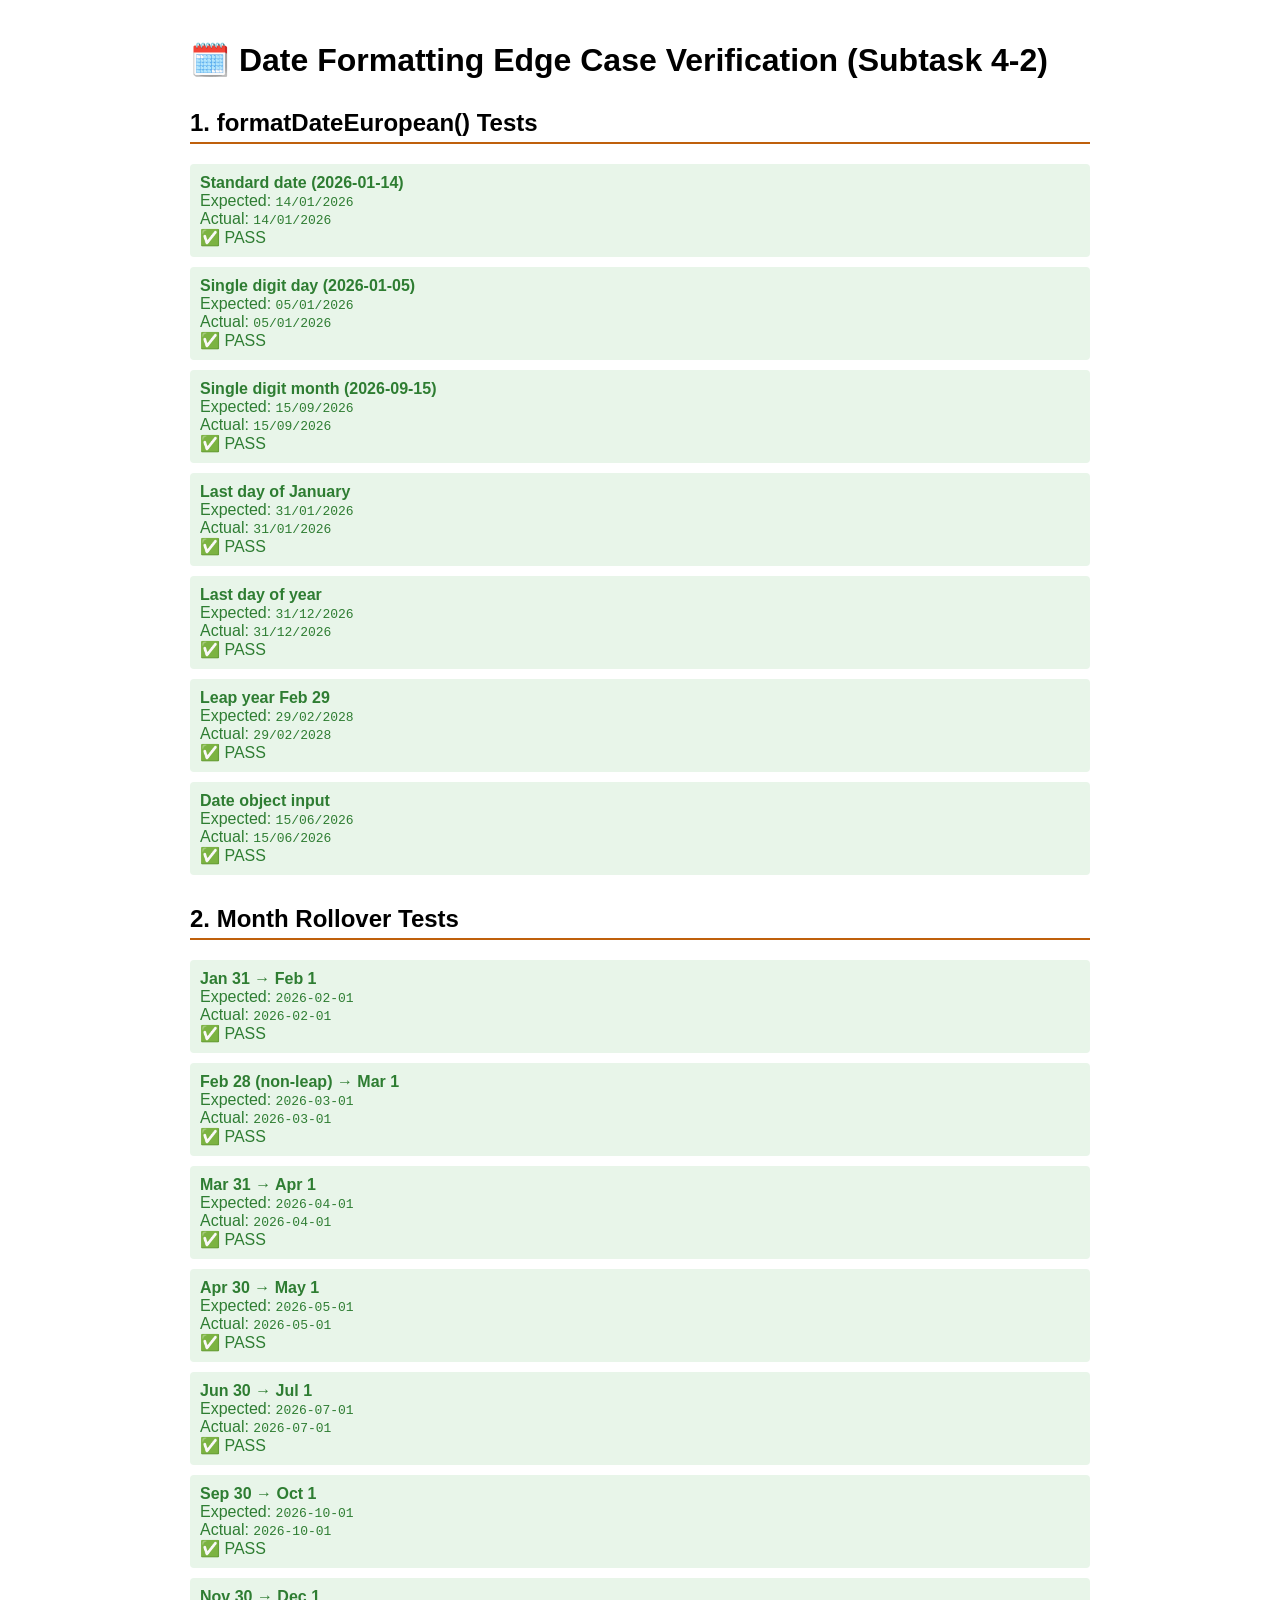
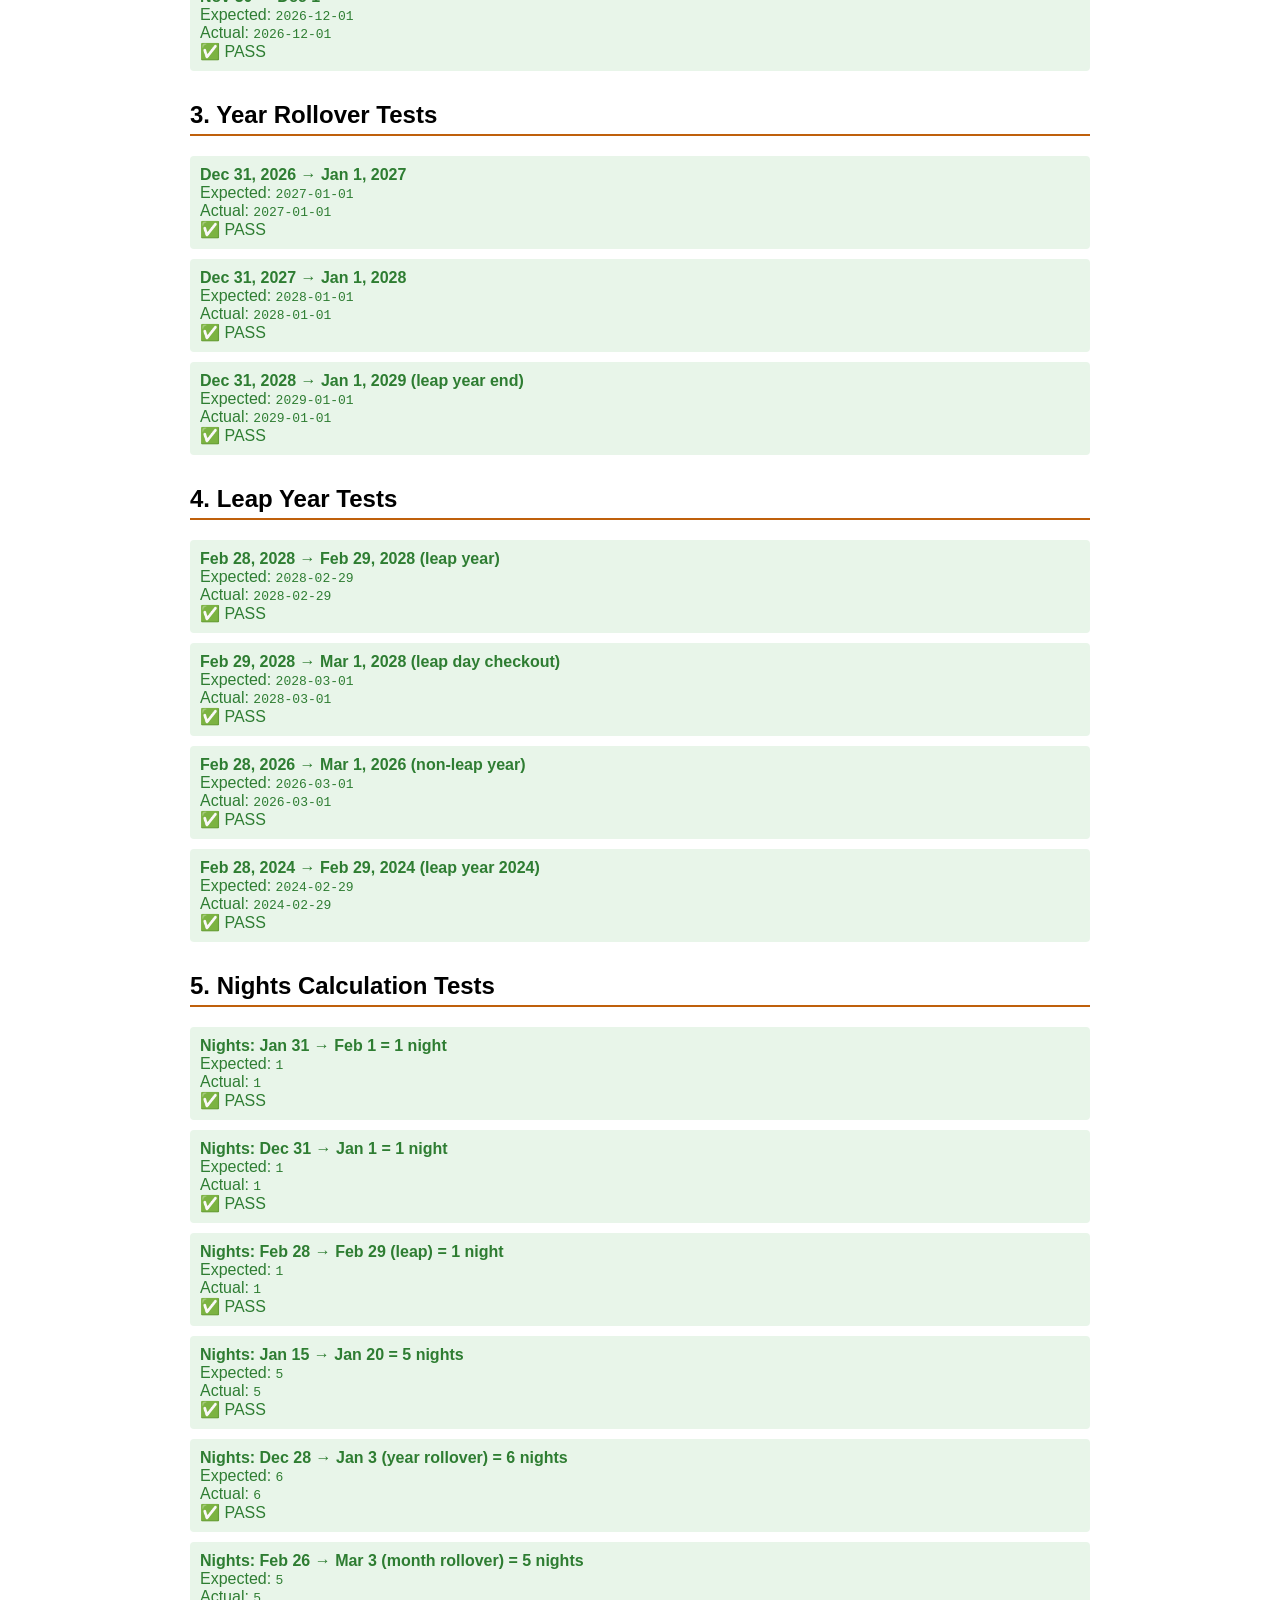
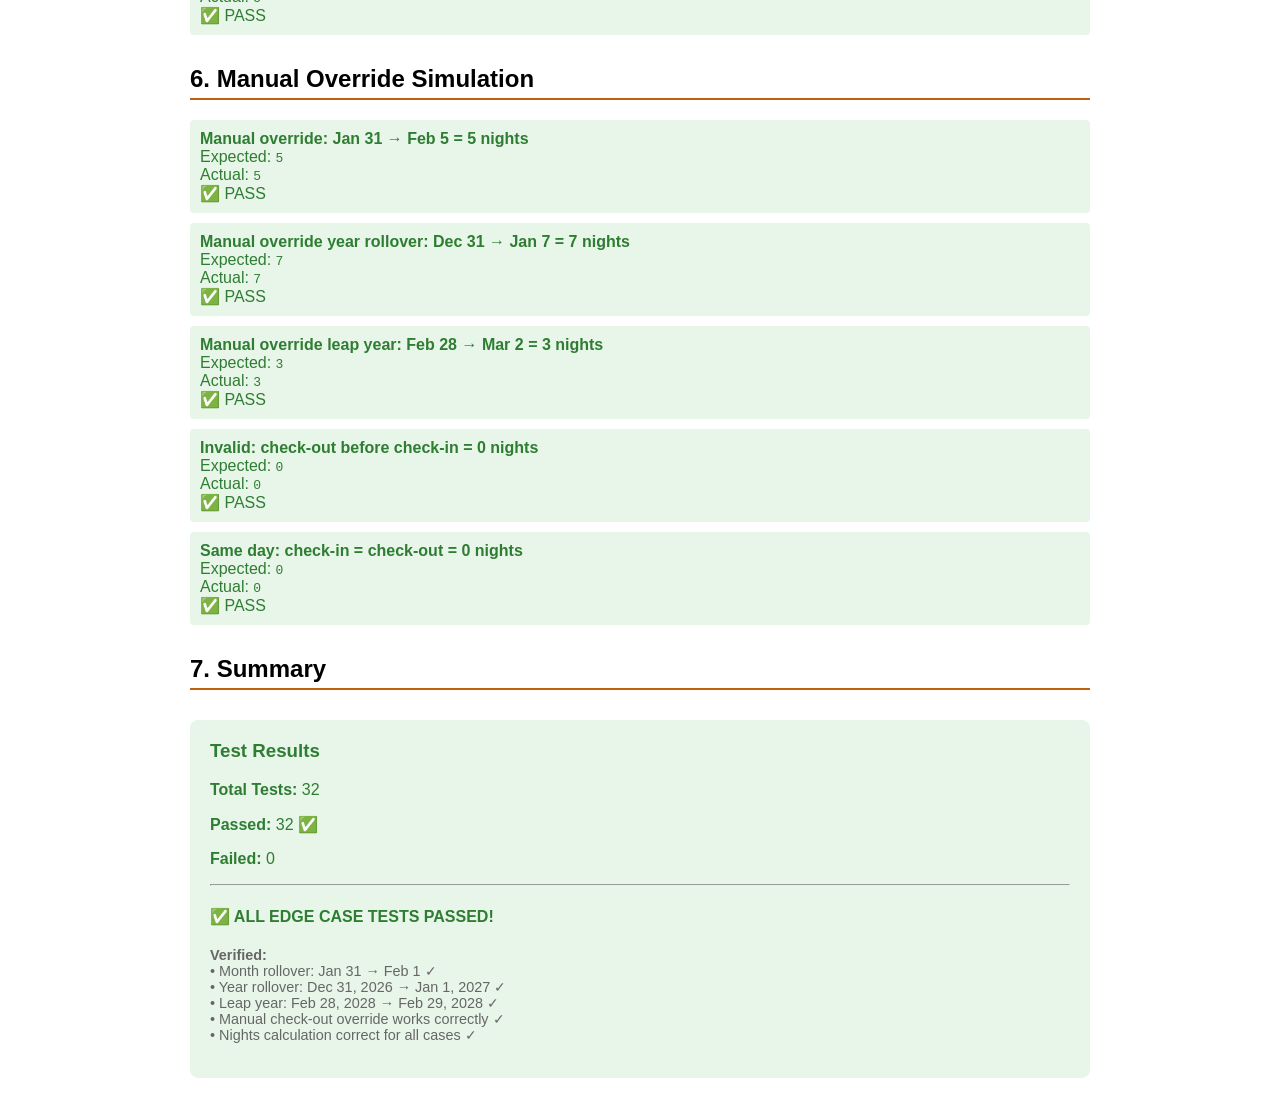
<file: verification-test.html>
<!DOCTYPE html>
<html>
<head>
    <title>Verification Test - Date Formatting Edge Cases</title>
    <style>
        body { font-family: sans-serif; padding: 20px; max-width: 900px; margin: 0 auto; }
        .test { margin: 10px 0; padding: 10px; border-radius: 4px; }
        .pass { background: #e8f5e9; color: #2e7d32; }
        .fail { background: #ffebee; color: #c62828; }
        h2 { border-bottom: 2px solid #bf600c; padding-bottom: 5px; margin-top: 30px; }
        .test-section { margin-bottom: 20px; }
        .summary-box { padding: 20px; border-radius: 8px; margin-top: 30px; }
    </style>
</head>
<body>
    <h1>🗓️ Date Formatting Edge Case Verification (Subtask 4-2)</h1>

    <h2>1. formatDateEuropean() Tests</h2>
    <div id="formatTests" class="test-section"></div>

    <h2>2. Month Rollover Tests</h2>
    <div id="monthRolloverTests" class="test-section"></div>

    <h2>3. Year Rollover Tests</h2>
    <div id="yearRolloverTests" class="test-section"></div>

    <h2>4. Leap Year Tests</h2>
    <div id="leapYearTests" class="test-section"></div>

    <h2>5. Nights Calculation Tests</h2>
    <div id="nightsTests" class="test-section"></div>

    <h2>6. Manual Override Simulation</h2>
    <div id="manualOverrideTests" class="test-section"></div>

    <h2>7. Summary</h2>
    <div id="summary"></div>

    <script src="shared.js"></script>
    <script>
        let passed = 0;
        let failed = 0;

        function test(name, actual, expected, container) {
            const div = document.createElement('div');
            const success = actual === expected;
            div.className = 'test ' + (success ? 'pass' : 'fail');
            div.innerHTML = `<strong>${name}</strong><br>
                Expected: <code>${expected}</code><br>
                Actual: <code>${actual}</code><br>
                ${success ? '✅ PASS' : '❌ FAIL'}`;
            document.getElementById(container).appendChild(div);
            if (success) passed++; else failed++;
        }

        // Simulate auto-checkout logic (from calculator.js onCheckInChange)
        function simulateAutoCheckout(checkInValue) {
            const checkInDate = new Date(checkInValue + 'T00:00:00');
            const checkOutDate = new Date(checkInDate);
            checkOutDate.setDate(checkOutDate.getDate() + 1);
            return checkOutDate.toISOString().split('T')[0];
        }

        // Simulate nights calculation (from calculator.js updateNights)
        function calculateNights(checkIn, checkOut) {
            const d1 = new Date(checkIn + 'T00:00:00');
            const d2 = new Date(checkOut + 'T00:00:00');
            const timeDiff = d2 - d1;
            const nights = Math.ceil(timeDiff / (1000 * 3600 * 24));
            return nights > 0 ? nights : 0;
        }

        // ========== 1. formatDateEuropean Tests ==========
        test('Standard date (2026-01-14)', formatDateEuropean('2026-01-14'), '14/01/2026', 'formatTests');
        test('Single digit day (2026-01-05)', formatDateEuropean('2026-01-05'), '05/01/2026', 'formatTests');
        test('Single digit month (2026-09-15)', formatDateEuropean('2026-09-15'), '15/09/2026', 'formatTests');
        test('Last day of January', formatDateEuropean('2026-01-31'), '31/01/2026', 'formatTests');
        test('Last day of year', formatDateEuropean('2026-12-31'), '31/12/2026', 'formatTests');
        test('Leap year Feb 29', formatDateEuropean('2028-02-29'), '29/02/2028', 'formatTests');
        test('Date object input', formatDateEuropean(new Date('2026-06-15T00:00:00')), '15/06/2026', 'formatTests');

        // ========== 2. Month Rollover Tests ==========
        test('Jan 31 → Feb 1', simulateAutoCheckout('2026-01-31'), '2026-02-01', 'monthRolloverTests');
        test('Feb 28 (non-leap) → Mar 1', simulateAutoCheckout('2026-02-28'), '2026-03-01', 'monthRolloverTests');
        test('Mar 31 → Apr 1', simulateAutoCheckout('2026-03-31'), '2026-04-01', 'monthRolloverTests');
        test('Apr 30 → May 1', simulateAutoCheckout('2026-04-30'), '2026-05-01', 'monthRolloverTests');
        test('Jun 30 → Jul 1', simulateAutoCheckout('2026-06-30'), '2026-07-01', 'monthRolloverTests');
        test('Sep 30 → Oct 1', simulateAutoCheckout('2026-09-30'), '2026-10-01', 'monthRolloverTests');
        test('Nov 30 → Dec 1', simulateAutoCheckout('2026-11-30'), '2026-12-01', 'monthRolloverTests');

        // ========== 3. Year Rollover Tests ==========
        test('Dec 31, 2026 → Jan 1, 2027', simulateAutoCheckout('2026-12-31'), '2027-01-01', 'yearRolloverTests');
        test('Dec 31, 2027 → Jan 1, 2028', simulateAutoCheckout('2027-12-31'), '2028-01-01', 'yearRolloverTests');
        test('Dec 31, 2028 → Jan 1, 2029 (leap year end)', simulateAutoCheckout('2028-12-31'), '2029-01-01', 'yearRolloverTests');

        // ========== 4. Leap Year Tests ==========
        test('Feb 28, 2028 → Feb 29, 2028 (leap year)', simulateAutoCheckout('2028-02-28'), '2028-02-29', 'leapYearTests');
        test('Feb 29, 2028 → Mar 1, 2028 (leap day checkout)', simulateAutoCheckout('2028-02-29'), '2028-03-01', 'leapYearTests');
        test('Feb 28, 2026 → Mar 1, 2026 (non-leap year)', simulateAutoCheckout('2026-02-28'), '2026-03-01', 'leapYearTests');
        test('Feb 28, 2024 → Feb 29, 2024 (leap year 2024)', simulateAutoCheckout('2024-02-28'), '2024-02-29', 'leapYearTests');

        // ========== 5. Nights Calculation Tests ==========
        // After auto-checkout, nights should always be 1
        let autoCheckout1 = simulateAutoCheckout('2026-01-31');
        test('Nights: Jan 31 → Feb 1 = 1 night', calculateNights('2026-01-31', autoCheckout1), 1, 'nightsTests');

        let autoCheckout2 = simulateAutoCheckout('2026-12-31');
        test('Nights: Dec 31 → Jan 1 = 1 night', calculateNights('2026-12-31', autoCheckout2), 1, 'nightsTests');

        let autoCheckout3 = simulateAutoCheckout('2028-02-28');
        test('Nights: Feb 28 → Feb 29 (leap) = 1 night', calculateNights('2028-02-28', autoCheckout3), 1, 'nightsTests');

        // Multiple night stays
        test('Nights: Jan 15 → Jan 20 = 5 nights', calculateNights('2026-01-15', '2026-01-20'), 5, 'nightsTests');
        test('Nights: Dec 28 → Jan 3 (year rollover) = 6 nights', calculateNights('2026-12-28', '2027-01-03'), 6, 'nightsTests');
        test('Nights: Feb 26 → Mar 3 (month rollover) = 5 nights', calculateNights('2026-02-26', '2026-03-03'), 5, 'nightsTests');

        // ========== 6. Manual Override Tests ==========
        // Simulates user changing check-out manually after auto-population
        let checkIn = '2026-01-31';
        let autoPopulated = simulateAutoCheckout(checkIn); // Feb 1
        let manualOverride = '2026-02-05'; // User changes to Feb 5 (4 more nights)
        test('Manual override: Jan 31 → Feb 5 = 5 nights', calculateNights(checkIn, manualOverride), 5, 'manualOverrideTests');

        checkIn = '2026-12-31';
        autoPopulated = simulateAutoCheckout(checkIn); // Jan 1, 2027
        manualOverride = '2027-01-07'; // User extends to Jan 7
        test('Manual override year rollover: Dec 31 → Jan 7 = 7 nights', calculateNights(checkIn, manualOverride), 7, 'manualOverrideTests');

        checkIn = '2028-02-28';
        autoPopulated = simulateAutoCheckout(checkIn); // Feb 29, 2028
        manualOverride = '2028-03-02'; // User extends to Mar 2
        test('Manual override leap year: Feb 28 → Mar 2 = 3 nights', calculateNights(checkIn, manualOverride), 3, 'manualOverrideTests');

        // Edge case: User sets check-out before check-in (should return 0)
        test('Invalid: check-out before check-in = 0 nights', calculateNights('2026-01-15', '2026-01-10'), 0, 'manualOverrideTests');

        // Same day checkout
        test('Same day: check-in = check-out = 0 nights', calculateNights('2026-01-15', '2026-01-15'), 0, 'manualOverrideTests');

        // ========== Summary ==========
        document.getElementById('summary').innerHTML = `
            <div class="test summary-box ${failed === 0 ? 'pass' : 'fail'}">
                <h3 style="margin-top: 0;">Test Results</h3>
                <p><strong>Total Tests:</strong> ${passed + failed}</p>
                <p><strong>Passed:</strong> ${passed} ✅</p>
                <p><strong>Failed:</strong> ${failed} ${failed > 0 ? '❌' : ''}</p>
                <hr style="margin: 15px 0;">
                <h4>${failed === 0 ? '✅ ALL EDGE CASE TESTS PASSED!' : '❌ SOME TESTS FAILED - Review above'}</h4>
                <p style="font-size: 0.9em; color: #666;">
                    <strong>Verified:</strong><br>
                    • Month rollover: Jan 31 → Feb 1 ✓<br>
                    • Year rollover: Dec 31, 2026 → Jan 1, 2027 ✓<br>
                    • Leap year: Feb 28, 2028 → Feb 29, 2028 ✓<br>
                    • Manual check-out override works correctly ✓<br>
                    • Nights calculation correct for all cases ✓
                </p>
            </div>
        `;
    </script>
</body>
</html>
</file>
<file: style.css>
/* DESIGN SYSTEM TOKENS */
:root {
    --primary-color: #bf600c;
    --primary-hover: #a3520a;
    --secondary-color: #6c757d;
    --bg-color: #fcfcfc;
    --card-bg: #ffffff;
    --border-color: #eee;
    --text-main: #333;
    --text-muted: #888;
    --shadow: 0 4px 20px rgba(0, 0, 0, 0.08);
    --radius: 8px;
    --header-height: 90px;
    --error-color: #dc3545;
}

/* BASE RESET */
* {
    margin: 0;
    padding: 0;
    box-sizing: border-box;
}

body {
    font-family: 'Montserrat', sans-serif;
    background: var(--bg-color);
    min-height: 100vh;
    padding: 20px;
    color: var(--text-main);
    line-height: 1.5;
}

/* CONTAINER */
.container {
    max-width: 1200px;
    margin: 0 auto;
    background: var(--card-bg);
    border-radius: var(--radius);
    box-shadow: var(--shadow);
    overflow: hidden;
    display: flex;
    flex-direction: column;
    min-height: calc(100vh - 40px);
}

/* HEADER */
header {
    background: white;
    border-bottom: 4px solid var(--primary-color);
    padding: 0 20px;
    display: flex;
    align-items: center;
    justify-content: space-between;
    height: var(--header-height);
    box-shadow: 0 4px 15px rgba(0, 0, 0, 0.05);
    position: sticky;
    top: 0;
    z-index: 1000;
}

.header-left {
    display: flex;
    align-items: center;
    gap: 20px;
    height: 100%;
}

.logo-section {
    display: flex;
    align-items: center;
    gap: 12px;
}

header img {
    height: 45px;
    object-fit: contain;
}

.hotel-info h1 {
    font-size: 1.1em;
    color: #1a1a1a;
    margin-bottom: 2px;
    font-weight: 800;
    text-transform: uppercase;
    letter-spacing: 1px;
}

.hotel-info p {
    font-size: 0.65em;
    color: var(--text-muted);
    font-weight: 600;
    text-transform: uppercase;
}

/* NAVIGATION */
.main-nav {
    display: flex;
    height: 100%;
    gap: 5px;
}

.nav-link {
    display: flex;
    align-items: center;
    gap: 8px;
    padding: 0 15px;
    text-decoration: none;
    color: #555;
    font-weight: 600;
    font-size: 0.85em;
    height: 100%;
    transition: all 0.3s;
    position: relative;
    white-space: nowrap;
}

.nav-link:hover {
    color: var(--primary-color);
    background: #fdf6ec;
}

.nav-link.active {
    color: var(--primary-color);
}

.nav-link.active::after {
    content: '';
    position: absolute;
    bottom: 0;
    left: 0;
    width: 100%;
    height: 4px;
    background: var(--primary-color);
}

/* BUTTONS */
.btn {
    display: inline-flex;
    align-items: center;
    justify-content: center;
    gap: 8px;
    padding: 8px 16px;
    border-radius: 6px;
    border: none;
    cursor: pointer;
    font-weight: 700;
    text-transform: uppercase;
    letter-spacing: 0.3px;
    transition: all 0.3s cubic-bezier(0.4, 0, 0.2, 1);
    text-decoration: none;
    font-size: 0.72em;
    font-family: inherit;
}

.btn-primary {
    background: var(--primary-color);
    color: white;
    box-shadow: 0 4px 12px rgba(191, 96, 12, 0.2);
}

.btn-primary:hover {
    background: var(--primary-hover);
    transform: translateY(-1px);
    box-shadow: 0 6px 16px rgba(191, 96, 12, 0.3);
}

.btn-outline {
    background: transparent;
    color: #555;
    border: 1px solid #ddd;
}

.btn-outline:hover {
    border-color: var(--primary-color);
    color: var(--primary-color);
    background: #fdf6ec;
}

.btn-secondary {
    background: var(--secondary-color);
    color: white;
}

.btn-secondary:hover {
    background: #5a6268;
}

/* CONTENT GRID */
.content {
    display: grid;
    grid-template-columns: 1fr 1fr;
    gap: 20px;
    padding: 20px;
    flex-grow: 1;
}

.section {
    background: white;
    padding: 24px;
    border-radius: 6px;
    border: 1px solid var(--border-color);
}

.section h2 {
    color: #1a1a1a;
    font-size: 1.1em;
    margin-bottom: 20px;
    border-bottom: 2px solid var(--primary-color);
    padding-bottom: 10px;
    display: flex;
    align-items: center;
    gap: 10px;
    text-transform: uppercase;
    letter-spacing: 0.5px;
}

.section h3 {
    color: #2c3e50;
    font-size: 1em;
    margin-top: 20px;
    margin-bottom: 12px;
    display: flex;
    align-items: center;
    gap: 8px;
}

/* FORM ELEMENTS */
.form-group {
    margin-bottom: 15px;
}

label {
    display: block;
    margin-bottom: 6px;
    color: #333;
    font-weight: 600;
    font-size: 0.85em;
}

input,
select,
textarea {
    width: 100%;
    padding: 10px;
    border: 1px solid #ddd;
    border-radius: 4px;
    font-size: 0.9em;
    font-family: inherit;
    background: #fafafa;
}

input:focus,
select:focus {
    outline: none;
    border-color: var(--primary-color);
    box-shadow: 0 0 0 3px rgba(191, 96, 12, 0.1);
}

.input-error {
    border-color: var(--error-color) !important;
    background-color: #fff5f5 !important;
    box-shadow: 0 0 0 3px rgba(220, 53, 69, 0.15) !important;
}

.input-error:focus {
    border-color: var(--error-color) !important;
    box-shadow: 0 0 0 3px rgba(220, 53, 69, 0.25) !important;
}

.yellow-input {
    background-color: var(--bg-color) !important;
}

/* UTILITY CLASSES */
.grid-2 {
    display: grid;
    grid-template-columns: 1fr 1fr;
    gap: 12px;
}

.grid-3 {
    display: grid;
    grid-template-columns: repeat(3, 1fr);
    gap: 10px;
}

/* RESULTS AND COMPARISON */
.result-box {
    background: white;
    padding: 15px;
    border-radius: 8px;
    border-left: 4px solid var(--primary-color);
    margin-bottom: 12px;
    box-shadow: 0 2px 8px rgba(0, 0, 0, 0.04);
}

.result-box.highlight {
    background: #fff8f1;
    border: 2px solid #ffe8d1;
    border-left-width: 8px;
}

.result-value {
    font-size: 1.4em;
    font-weight: 800;
    color: #2c3e50;
}

.highlight .result-value {
    color: var(--primary-color);
    font-size: 2em;
}

/* ═══════════════════════════════════════════════════════════════════════════
   COMPARISON SECTION - Channel Comparison Redesign
   ═══════════════════════════════════════════════════════════════════════════ */

.comparison-section {
    margin-top: 24px;
    background: linear-gradient(135deg, #fefaf6 0%, #fff9f4 100%);
    border: 1px solid #f0e6db;
    border-radius: 12px;
    padding: 20px;
    border-top: 4px solid var(--primary-color);
}

.comparison-header {
    text-align: center;
    margin-bottom: 20px;
}

.comparison-title {
    font-size: 1.1em;
    font-weight: 800;
    color: #2c3e50;
    display: flex;
    align-items: center;
    justify-content: center;
    gap: 10px;
    text-transform: uppercase;
    letter-spacing: 0.5px;
}

.comparison-title i {
    color: var(--primary-color);
    font-size: 1.2em;
}

.comparison-subtitle {
    font-size: 0.8em;
    color: var(--text-muted);
    margin-top: 4px;
    font-weight: 500;
}

.estimated-booking-price {
    display: inline-flex;
    align-items: center;
    gap: 8px;
    margin-top: 12px;
    padding: 8px 16px;
    background: linear-gradient(135deg, #f8f4f0, #fff);
    border: 1px dashed #d4c4b0;
    border-radius: 20px;
    font-size: 0.8em;
    color: #666;
}

.estimated-booking-price strong {
    color: var(--primary-color);
    font-weight: 800;
    font-size: 1.1em;
}

/* Input Cards Row */
.comparison-inputs {
    display: grid;
    grid-template-columns: 1fr 1fr auto;
    gap: 12px;
    align-items: end;
    margin-bottom: 20px;
}

.input-card {
    background: white;
    padding: 10px;
    border-radius: 6px;
    border: 1px solid #ddd;
}

.input-card:focus-within {
    border-color: var(--primary-color);
}

.input-card label {
    font-size: 0.7em;
    font-weight: 600;
    color: #666;
    margin-bottom: 4px;
    display: block;
}

.input-card label i {
    color: var(--primary-color);
    margin-right: 4px;
}

.input-with-suffix {
    display: flex;
    align-items: center;
    background: #fafafa;
    border-radius: 4px;
    border: 1px solid #eee;
}

.comparison-input {
    flex: 1;
    border: none !important;
    background: transparent !important;
    padding: 8px !important;
    font-size: 0.95em !important;
    font-weight: 600 !important;
    color: #333 !important;
    box-shadow: none !important;
    min-width: 0;
    width: 100%;
}

.comparison-input:focus {
    outline: none !important;
}

.input-with-suffix .suffix {
    padding: 8px 10px;
    background: #f0e6db;
    color: var(--primary-color);
    font-weight: 700;
    font-size: 0.85em;
}

.input-hint {
    display: block;
    font-size: 0.6em;
    color: #999;
    margin-top: 4px;
}

/* Compare Button */
.compare-btn {
    display: flex;
    align-items: center;
    justify-content: center;
    gap: 8px;
    padding: 12px 20px;
    background: var(--primary-color);
    color: white;
    border: none;
    border-radius: 6px;
    cursor: pointer;
    font-weight: 700;
    font-size: 0.75em;
    text-transform: uppercase;
    letter-spacing: 0.3px;
    transition: background 0.2s;
    white-space: nowrap;
    height: 100%;
    min-height: 42px;
}

.compare-btn:hover {
    background: var(--primary-hover);
}

.compare-btn i {
    font-size: 1em;
}

/* ═══════════════════════════════════════════════════════════════════════════
   CHANNEL COMPARISON TABLE
   ═══════════════════════════════════════════════════════════════════════════ */

.comparison-results {
    margin-top: 16px;
}

.comparison-table-wrapper {
    background: white;
    border-radius: 10px;
    overflow: hidden;
    box-shadow: 0 2px 12px rgba(0, 0, 0, 0.06);
    margin-bottom: 16px;
}

.channel-comparison-table {
    width: 100%;
    border-collapse: collapse;
    font-size: 0.85em;
}

.channel-comparison-table thead tr {
    background: linear-gradient(135deg, #2c3e50 0%, #34495e 100%);
}

.channel-comparison-table th {
    padding: 14px 12px;
    text-align: left;
    font-weight: 700;
    font-size: 0.8em;
    text-transform: uppercase;
    letter-spacing: 0.5px;
    color: white;
}

.channel-comparison-table th.concept-col {
    width: 45%;
}

.channel-comparison-table th.channel-col {
    width: 27.5%;
    text-align: right;
}

.channel-comparison-table th.direct-col {
    background: linear-gradient(135deg, var(--primary-color) 0%, #d4850f 100%);
}

.channel-comparison-table th.direct-col i {
    margin-right: 6px;
}

.channel-comparison-table th.booking-col {
    background: linear-gradient(135deg, #003580 0%, #0056b3 100%);
}

.channel-comparison-table th.booking-col i {
    margin-right: 6px;
}

.channel-comparison-table td {
    padding: 10px 12px;
    border-bottom: 1px solid #f0f0f0;
    color: #444;
}

.channel-comparison-table td.direct-col,
.channel-comparison-table td.booking-col {
    text-align: right;
    font-weight: 600;
    font-variant-numeric: tabular-nums;
}

.channel-comparison-table td.direct-col {
    background: rgba(191, 96, 12, 0.03);
    color: #8b5a00;
}

.channel-comparison-table td.booking-col {
    background: rgba(0, 53, 128, 0.03);
    color: #003580;
}

.channel-comparison-table td.muted {
    color: #ccc;
    font-weight: 400;
}

.channel-comparison-table .pct-label {
    font-size: 0.8em;
    color: #888;
    font-weight: 400;
}

/* Row types */
.channel-comparison-table .discount-row td:first-child {
    padding-left: 20px;
    color: #666;
    font-size: 0.9em;
}

.channel-comparison-table .discount-row td.direct-col:not(.muted),
.channel-comparison-table .discount-row td.booking-col:not(.muted) {
    color: #c0392b;
}

.channel-comparison-table .bonus-row td:first-child {
    padding-left: 20px;
    color: #666;
    font-size: 0.9em;
}

.channel-comparison-table .bonus-row td.booking-col:not(.muted) {
    color: #27ae60;
}

.channel-comparison-table .commission-row td:first-child {
    padding-left: 20px;
    color: #666;
    font-size: 0.9em;
}

.channel-comparison-table .commission-row td.booking-col {
    color: #c0392b;
}

.channel-comparison-table .subtotal-row {
    background: #f8f9fa;
}

.channel-comparison-table .subtotal-row td {
    border-top: 1px solid #e0e0e0;
    border-bottom: 1px solid #e0e0e0;
    padding: 12px;
}

.channel-comparison-table .subtotal-row td.direct-col {
    background: rgba(191, 96, 12, 0.08);
    color: var(--primary-color);
}

.channel-comparison-table .subtotal-row td.booking-col {
    background: rgba(0, 53, 128, 0.08);
    color: #003580;
}

.channel-comparison-table .total-row {
    background: linear-gradient(135deg, #fefaf6 0%, #fff9f4 100%);
}

.channel-comparison-table .total-row td {
    padding: 14px 12px;
    font-size: 1em;
    border-bottom: none;
}

.channel-comparison-table .total-row td:first-child {
    color: #2c3e50;
}

.channel-comparison-table .total-row td.direct-col {
    background: linear-gradient(135deg, rgba(191, 96, 12, 0.15) 0%, rgba(191, 96, 12, 0.08) 100%);
    color: var(--primary-color);
    font-weight: 800;
    font-size: 1.1em;
}

.channel-comparison-table .total-row td.booking-col {
    background: linear-gradient(135deg, rgba(0, 53, 128, 0.15) 0%, rgba(0, 53, 128, 0.08) 100%);
    color: #003580;
    font-weight: 800;
    font-size: 1.1em;
}

/* Winner highlight */
.channel-comparison-table .total-row td.winner-cell {
    background: linear-gradient(135deg, rgba(39, 174, 96, 0.15) 0%, rgba(39, 174, 96, 0.08) 100%) !important;
    border: 2px solid #27ae60;
}

/* ═══════════════════════════════════════════════════════════════════════════
   RESULT SUMMARY BANNER
   ═══════════════════════════════════════════════════════════════════════════ */

.comparison-result-banner {
    display: flex;
    align-items: center;
    gap: 16px;
    padding: 14px 18px;
    border-radius: 10px;
    background: linear-gradient(135deg, #e8f5e9 0%, #f1f8e9 100%);
    border: 2px solid #81c784;
    border-left-width: 5px;
}

.comparison-result-banner.booking-wins {
    background: linear-gradient(135deg, #fff3e0 0%, #ffe8cc 100%);
    border-color: #ffb74d;
}

.comparison-result-banner .result-icon {
    width: 40px;
    height: 40px;
    border-radius: 50%;
    background: linear-gradient(135deg, #4caf50, #66bb6a);
    color: white;
    display: flex;
    align-items: center;
    justify-content: center;
    font-size: 1em;
    flex-shrink: 0;
    box-shadow: 0 3px 10px rgba(76, 175, 80, 0.3);
}

.comparison-result-banner.booking-wins .result-icon {
    background: linear-gradient(135deg, #ff9800, #ffa726);
    box-shadow: 0 3px 10px rgba(255, 152, 0, 0.3);
}

.comparison-result-banner .result-info {
    flex: 1;
    display: flex;
    flex-direction: column;
    gap: 2px;
}

.comparison-result-banner .result-label {
    font-size: 0.7em;
    font-weight: 700;
    color: #2e7d32;
    text-transform: uppercase;
    letter-spacing: 0.5px;
}

.comparison-result-banner.booking-wins .result-label {
    color: #e65100;
}

.comparison-result-banner .result-value {
    font-size: 1.5em;
    font-weight: 800;
    color: #2e7d32;
}

.comparison-result-banner.booking-wins .result-value {
    color: #e65100;
}

.comparison-result-banner .result-amount {
    text-align: right;
    font-size: 1.2em;
    font-weight: 800;
    color: #2e7d32;
}

.comparison-result-banner.booking-wins .result-amount {
    color: #e65100;
}

.comparison-result-banner .result-note {
    display: block;
    font-size: 0.55em;
    font-weight: 600;
    color: #558b2f;
    text-transform: uppercase;
}

.comparison-result-banner.booking-wins .result-note {
    color: #bf360c;
}

footer {
    padding: 20px;
    border-top: 1px solid var(--border-color);
    background: var(--bg-color);
    text-align: center;
    font-size: 0.8em;
    color: var(--text-muted);
}

/* DETAILS TOGGLE */
.details-toggle {
    background: #f8f9fa;
    border: 1px solid var(--border-color);
    border-radius: var(--radius);
    padding: 12px 16px;
    cursor: pointer;
    text-align: center;
    font-weight: 600;
    font-size: 0.85em;
    color: #555;
    transition: all 0.3s;
}

.details-toggle:hover {
    background: #fdf6ec;
    border-color: var(--primary-color);
    color: var(--primary-color);
}

/* PREVENT HORIZONTAL OVERFLOW */
html, body {
    overflow-x: hidden;
    max-width: 100vw;
}

footer a {
    color: var(--primary-color);
    text-decoration: none;
    font-weight: 600;
}

/* TABLES (Responsive) */
.table-wrapper {
    overflow-x: auto;
    margin-top: 15px;
    border-radius: 6px;
    border: 1px solid var(--border-color);
}

.comparison-table {
    width: 100%;
    border-collapse: collapse;
    min-width: 400px;
    /* Force scroll on very small screens */
}

.comparison-table th {
    background: #f8f9fa;
    padding: 10px;
    text-align: left;
    font-size: 0.75em;
    text-transform: uppercase;
    border-bottom: 2px solid var(--primary-color);
}

.comparison-table td {
    padding: 10px;
    border-bottom: 1px solid var(--border-color);
    font-size: 0.9em;
}

/* MODAL */
.modal {
    display: none;
    position: fixed;
    z-index: 2000;
    left: 0;
    top: 0;
    width: 100%;
    height: 100%;
    background: rgba(0, 0, 0, 0.6);
    backdrop-filter: blur(5px);
}

.modal-content {
    background: white;
    margin: 5% auto;
    padding: 25px;
    border-radius: var(--radius);
    max-width: 500px;
    width: 90%;
    max-height: 90vh;
    overflow-y: auto;
}

/* MOBILE RESPONSIVENESS (Media Queries) */
@media (max-width: 900px) {
    .content {
        grid-template-columns: 1fr;
    }
}

@media (max-width: 600px) {
    body {
        padding: 0;
    }

    .container {
        border-radius: 0;
        min-height: 100vh;
        overflow: visible;
        /* Allow scrolling on mobile */
    }

    .content {
        display: flex;
        flex-direction: column;
        padding: 10px;
    }

    .section {
        margin-bottom: 20px;
    }

    header {
        height: auto;
        padding: 10px;
        flex-direction: column;
        gap: 15px;
    }

    .header-left {
        width: 100%;
        flex-direction: column;
        align-items: center;
        gap: 10px;
    }

    .logo-section {
        width: 100%;
        justify-content: center;
    }

    .main-nav {
        width: 100%;
        justify-content: center;
        background: #f8f9fa;
        border-radius: 8px;
        height: 60px;
        padding: 5px;
    }

    .nav-link {
        font-size: 0.8em;
        flex: 1;
        justify-content: center;
        padding: 6px 0;
        border-radius: 6px;
        flex-direction: column;
        gap: 2px;
        height: auto;
    }

    .nav-link i {
        font-size: 1.25em;
    }

    .nav-link.active {
        background: white;
        color: var(--primary-color);
        box-shadow: 0 2px 8px rgba(0, 0, 0, 0.1);
        font-weight: 700;
    }

    .nav-link.active::after {
        display: none;
    }

    .nav-text {
        font-size: 0.8em;
        font-weight: 600;
    }

    .header-right {
        width: 100%;
    }

    .header-right .btn,
    .header-right .settings-btn {
        width: 100%;
    }

    .section {
        padding: 16px;
    }

    .grid-2,
    .grid-3 {
        grid-template-columns: 1fr;
    }

    .room-item {
        grid-template-columns: 1fr 1fr !important;
        grid-auto-flow: row;
        border: 1px solid var(--border-color);
        padding: 15px;
        border-radius: var(--radius);
        margin-bottom: 15px !important;
    }

    .room-item select {
        grid-column: span 2;
    }

    .room-item input {
        grid-column: span 1;
    }

    .room-item .btn-remove {
        grid-column: span 2;
        width: 100%;
    }

    .result-value {
        font-size: 1.25em;
    }

    .highlight .result-value {
        font-size: 1.75em;
    }

    /* BOOKING CARD - Stack on mobile */
    .booking-card {
        flex-direction: column;
        align-items: flex-start;
        gap: 8px;
        padding: 12px;
    }

    .booking-card .value {
        font-size: 1.2em;
    }

    /* COMPARISON TABLE - Improve readability */
    .comparison-table {
        min-width: 320px;
        font-size: 0.85em;
    }

    .comparison-table th,
    .comparison-table td {
        padding: 8px 6px;
    }

    /* DETAILS TOGGLE - Touch-friendly */
    .details-toggle {
        padding: 12px;
        min-height: 44px;
        display: flex;
        align-items: center;
        justify-content: center;
        gap: 8px;
    }

    /* SETTINGS MODAL - Stack grid on mobile */
    .settings-grid {
        grid-template-columns: 1fr !important;
    }

    .modal-content {
        margin: 10% auto;
        padding: 20px;
        width: 95%;
    }

    /* TOUCH-FRIENDLY INPUTS AND BUTTONS */
    input,
    select,
    textarea {
        min-height: 44px;
        font-size: 16px; /* Prevents iOS zoom on focus */
    }

    .btn {
        min-height: 44px;
        padding: 10px 14px;
    }

    /* ═══════════════════════════════════════════════════════════════════════
       COMPARISON SECTION - Mobile Responsive
       ═══════════════════════════════════════════════════════════════════════ */

    .comparison-section {
        padding: 16px;
        margin-top: 20px;
    }

    .comparison-title {
        font-size: 0.95em;
    }

    .comparison-inputs {
        grid-template-columns: 1fr 1fr;
        gap: 10px;
    }

    .compare-btn {
        grid-column: span 2;
        width: 100%;
        min-height: 44px;
    }

    /* Comparison Table - Mobile */
    .comparison-table-wrapper {
        margin: 0;
        border-radius: 8px;
        overflow-x: auto;
    }

    .channel-comparison-table {
        font-size: 0.75em;
    }

    .channel-comparison-table th {
        padding: 10px 8px;
        font-size: 0.7em;
    }

    .channel-comparison-table td {
        padding: 8px;
    }

    .channel-comparison-table .discount-row td:first-child,
    .channel-comparison-table .bonus-row td:first-child,
    .channel-comparison-table .commission-row td:first-child {
        padding-left: 12px;
    }

    .channel-comparison-table .total-row td {
        padding: 12px 8px;
        font-size: 0.95em;
    }

    .channel-comparison-table .total-row td.direct-col,
    .channel-comparison-table .total-row td.booking-col {
        font-size: 1em;
    }

    /* Result Banner - Mobile */
    .comparison-result-banner {
        flex-wrap: wrap;
        padding: 12px 14px;
        gap: 10px;
        margin: 16px 0 0;
    }

    .comparison-result-banner .result-icon {
        width: 36px;
        height: 36px;
        font-size: 0.9em;
    }

    .comparison-result-banner .result-value {
        font-size: 1.3em;
    }

    .comparison-result-banner .result-amount {
        font-size: 1em;
    }
}

/* EXTRA SMALL SCREENS (375px and below) */
@media (max-width: 400px) {
    body {
        padding: 0;
    }

    .content {
        padding: 8px;
    }

    .section {
        padding: 12px;
    }

    /* Ensure comparison table doesn't overflow */
    .table-wrapper {
        margin-left: -12px;
        margin-right: -12px;
        border-radius: 0;
        border-left: none;
        border-right: none;
    }

    .comparison-table {
        min-width: 100%;
    }

    .comparison-table th,
    .comparison-table td {
        padding: 6px 4px;
        font-size: 0.8em;
    }

    /* Compact header on extra small */
    .hotel-info h1 {
        font-size: 0.95em;
    }

    .hotel-info p {
        font-size: 0.6em;
    }

    header img {
        height: 35px;
    }

    /* Compact nav text */
    .nav-text {
        font-size: 0.7em;
    }

    .nav-link i {
        font-size: 1.1em;
    }

    /* Result values compact */
    .result-value {
        font-size: 1.1em;
    }

    .highlight .result-value {
        font-size: 1.5em;
    }

    .booking-card .value {
        font-size: 1.1em;
    }

    /* Grid layouts stack */
    .grid-2,
    .grid-3 {
        gap: 8px;
    }

    /* Buttons full width */
    .btn {
        font-size: 0.7em;
    }
}

@keyframes fadeIn {
    from {
        opacity: 0;
        transform: translateY(10px);
    }

    to {
        opacity: 1;
        transform: translateY(0);
    }
}
</file>
